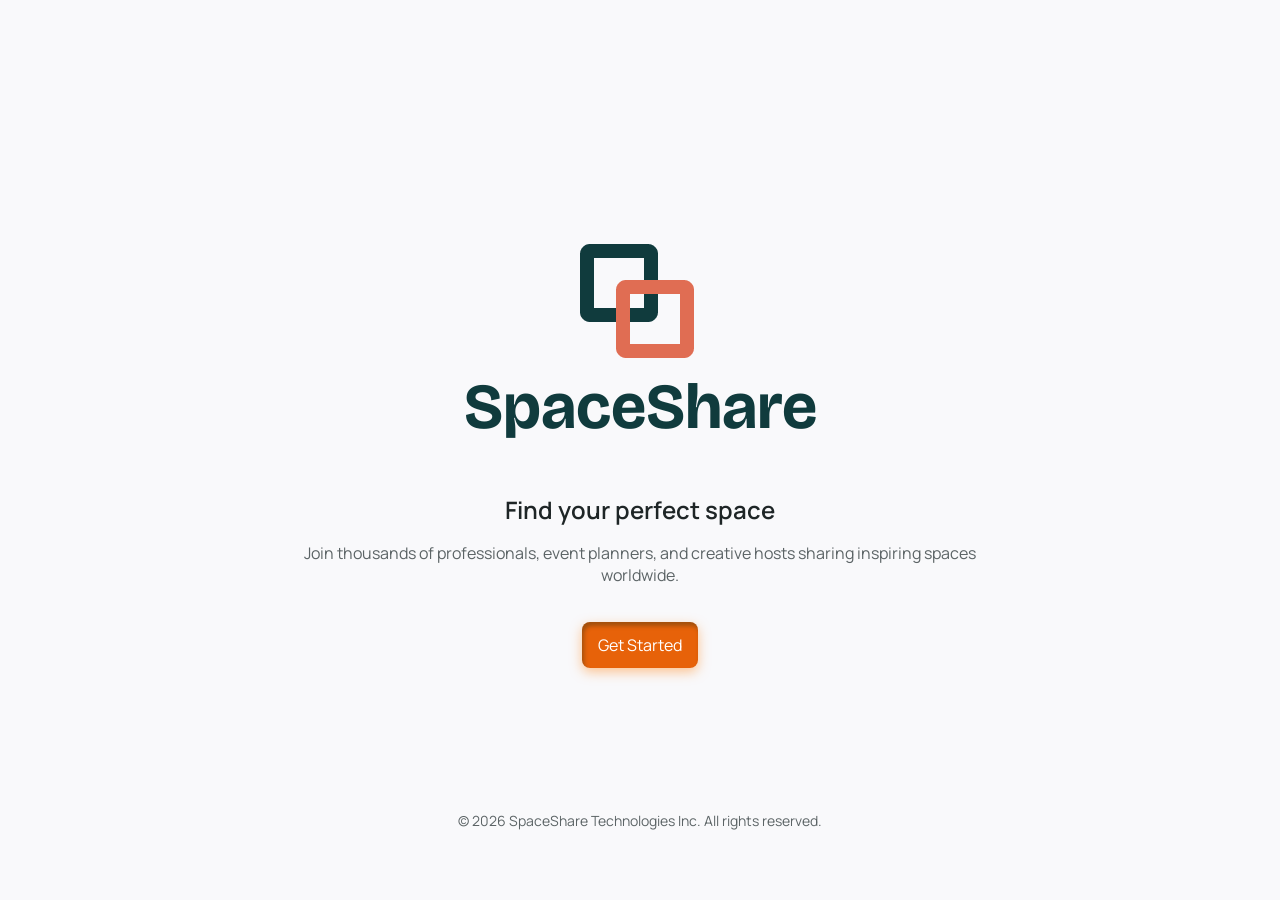
<file: index.html>
<!doctype html>
<html lang="en">
  <head>
    <meta charset="UTF-8" />
    <meta name="viewport" content="width=device-width, initial-scale=1.0" />
    <title>SpaceShare- Onboarding Welcome</title>
    <link rel="stylesheet" href="css/onboarding-welcome.css" />
    <link
      href="https://fonts.googleapis.com/css?family=Bricolage+Grotesque:200,300,regular,500,600,700,800"
      rel="stylesheet"
    />
    <link href="https://fonts.googleapis.com/css?family=Manrope:200,300,regular,500,600,700,800" rel="stylesheet" />
  </head>
  <body>
    <main>
      <div class="logo-text">
        <img src="Images-onboarding/SpaceShareLogo.png" alt="SpaceShareLogo" />
        <h1>SpaceShare</h1>
      </div>
      <div class="description-text">
        <p>Find your perfect space</p>
        <small
          >Join thousands of professionals, event planners, and creative hosts
          sharing inspiring spaces worldwide.</small
        >
      </div>
      <div class="button"><a href="onboarding-flow.html">Get Started</a></div>
    </main>
    
    <div class="copyright">© 2026 SpaceShare Technologies Inc. All rights reserved.</div>
  </body>
</html>
</file>
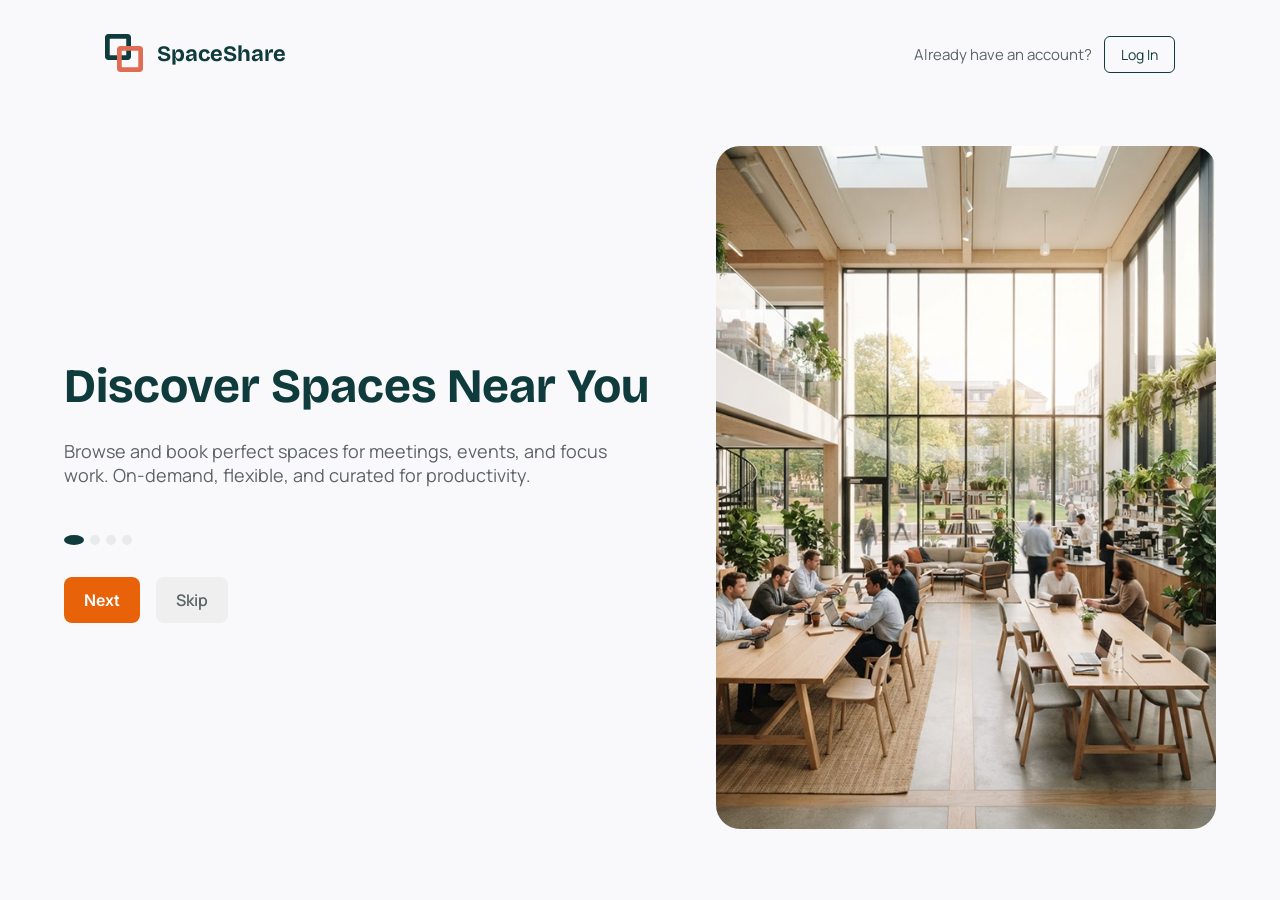
<file: onboarding-flow.html>
<!doctype html>
<html lang="en">
  <head>
    <meta charset="UTF-8" />
    <meta name="viewport" content="width=device-width, initial-scale=1.0" />
    <title>SpaceShare - Onboarding</title>
    <link
      href="https://fonts.googleapis.com/css?family=Manrope:200,300,regular,500,600,700,800"
      rel="stylesheet"
    />
    <link
      href="https://fonts.googleapis.com/css?family=Bricolage+Grotesque:200,300,regular,500,600,700,800"
      rel="stylesheet"
    />
    <link
      href="https://fonts.googleapis.com/css?family=Inter:100,200,300,regular,500,600,700,800,900,100italic,200italic,300italic,italic,500italic,600italic,700italic,800italic,900italic"
      rel="stylesheet"
    />
    <link rel="stylesheet" href="css/onboarding-flow.css" />
  </head>
  <body>
    <div class="overlay"></div>
    <nav>
      <div class="nav-container">
        <div class="logo">
          <img
            src="Images-onboarding/SpaceShareLogo.png"
            alt="SpaceShareLogo"
          />
          <p>SpaceShare</p>
        </div>
        <div class="nav-actions">
          <p>Already have an account?</p>
          <a href="login.html">Log In</a>
        </div>
      </div>
    </nav>
    <main>
      <div class="slide image-slide">
        <div class="slide-content">
          <div class="slide-text">
            <h1>Discover Spaces Near You</h1>
            <p>
              Browse and book perfect spaces for meetings, events, and focus
              work. On-demand, flexible, and curated for productivity.
            </p>
          </div>
          <div class="slide-actions">
            <div class="pagination p-y">
              <span class="active"></span>
              <span></span>
              <span></span>
              <span></span>
            </div>

            <div class="action-buttons">
              <button class="next">Next</button>
              <button class="skip">Skip</button>
            </div>
          </div>
        </div>
        <div class="slide-image">
          <img
            src="Images-onboarding/WorkspacePhoto.png"
            alt="WorkspacePhoto"
          />
        </div>
      </div>

      <div class="slide image-slide hidden">
        <div class="slide-content">
          <div class="slide-text">
            <h1>Monetize Your Space</h1>
            <p>
              List your unused meeting room, creative studio, or event venue and
              earn extra income seamlessly. Set your schedule, pricing, and
              rules.
            </p>
          </div>
          <div class="slide-actions">
            <div class="pagination p-y">
              <span></span>
              <span class="active"></span>
              <span></span>
              <span></span>
            </div>

            <div class="action-buttons">
              <button class="next">Next</button>
              <button class="skip">Skip</button>
            </div>
          </div>
        </div>
        <div class="slide-image">
          <img src="Images-onboarding/HostEarnPhoto.png" alt="WorkspacePhoto" />
        </div>
      </div>

      <div class="slide card-slide hidden">
        <div class="headline-container">
          <h1>Simple & Seamless</h1>
          <p>
            Getting started with SpaceShare is easy. Whether you are searching
            for your next office setup or unlocking rent value.
          </p>
        </div>
        <div class="feature-grid">
          <div class="card">
            <div class="card-header">
              <img src="Images-onboarding/IconBadge.png" alt="IconBadge" />
              <p>01</p>
            </div>
            <div class="card-body">
              <h3>Search</h3>
              <p>
                Find and filter unique workspace, creative studios, or meeting
                rooms matching your exact location and equipment needs.
              </p>
            </div>
          </div>
          <div class="card">
            <div class="card-header">
              <img src="Images-onboarding/IconBadge2.png" alt="IconBadge" />
              <p>02</p>
            </div>
            <div class="card-body">
              <h3>Book</h3>
              <p>
                Instantly secure the space with secure, transparent hour-by-hour
                or day-by-day bookings and seamless digital payments.
              </p>
            </div>
          </div>
          <div class="card">
            <div class="card-header">
              <img src="Images-onboarding/IconBadge3.png" alt="IconBadge" />
              <p>03</p>
            </div>
            <div class="card-body">
              <h3>Meet</h3>
              <p>
                Unlock the door via app keys, settle in with high-speed
                internet, and get to work or host your stellar event.
              </p>
            </div>
          </div>
        </div>

        <div class="slide-footer">
          <div class="pagination">
            <span></span>
            <span></span>
            <span class="active"></span>
            <span></span>
          </div>
          <div class="action-buttons">
            <button class="next">Next</button>
          </div>
        </div>
      </div>

      <div class="slide card-slide hidden">
        <div class="headline-container">
          <h1>How will you use SpaceShare?</h1>
          <p>
            Select your primary role. Don't worry — you can easily host and book
            under the same account later.
          </p>
        </div>
        <div class="role-grid">
          <div class="card selected">
            <div class="card-header">
              <img src="Images-onboarding/IconBadge.png" alt="IconBadge" />
              <div class="select"></div>
            </div>
            <div class="card-body">
              <h3>I'm looking for a space</h3>
              <p>
                Find inspiring on-demand desks, corporate meeting rooms,
                photography studios, or scenic event venues.
              </p>
            </div>
          </div>

          <div class="card">
            <div class="card-header">
              <img src="Images-onboarding/IconBadge3.png" alt="IconBadge" />
              <div class="select"></div>
            </div>
            <div class="card-body">
              <h3>I want to list my space</h3>
              <p>
                Share your empty commercial office, private studio, or home
                meeting lounge and start earning.
              </p>
            </div>
          </div>
        </div>
        <div class="slide-footer">
          <div class="pagination">
            <span></span>
            <span></span>
            <span></span>
            <span class="active"></span>
          </div>
          <div class="action-buttons">
            <button class="continue">Continue</button>
          </div>
        </div>
      </div>
    </main>

    <script src="js/onboarding.js"></script>
  </body>
</html>
</file>
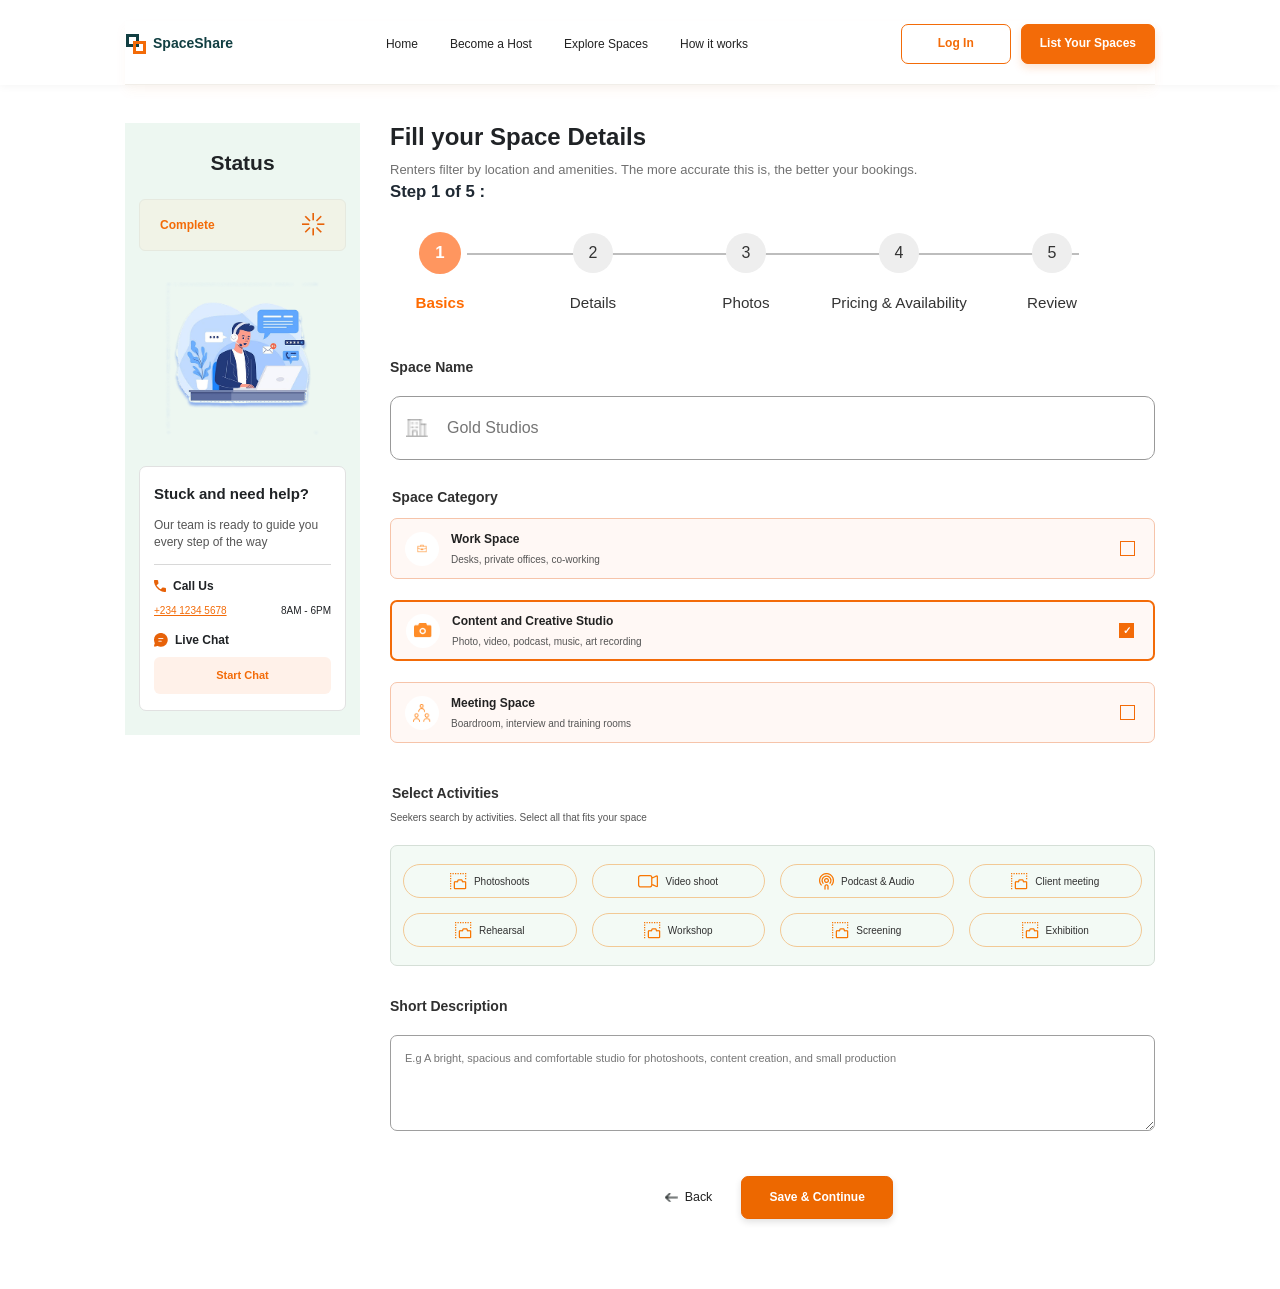
<file: pages/list-space-basics.html>
<!DOCTYPE html>
<html lang="en">
<head>
    <meta charset="UTF-8">
    <meta name="viewport" content="width=device-width, initial-scale=1.0">

    <title>List Your Space | SpaceShare</title>

    <link rel="stylesheet" href="../css/global.css">
    <link rel="stylesheet" href="../css/features/list-space-basics.css">
</head>

<body>

    <header class="site-header listing-header">
        <div class="header-inner">

            <a href="../index.html" class="brand" aria-label="SpaceShare home">
                <span class="brand-mark" aria-hidden="true">
                    <span class="brand-square brand-square-dark"></span>
                    <span class="brand-square brand-square-orange"></span>
                </span>

                <span class="brand-name">SpaceShare</span>
            </a>

            <nav class="main-nav" aria-label="Main navigation">
                <a href="../index.html">Home</a>
                <a href="#">Become a Host</a>
                <a href="#">Explore Spaces</a>
                <a href="#">How it works</a>
            </nav>

            <div class="header-actions">
                <a href="#" class="btn btn-outline">Log In</a>
                <a href="#" class="btn btn-primary">List Your Spaces</a>
            </div>

        </div>
    </header>


    <main class="listing-page">

        <aside class="status-sidebar">

            <h2>Status</h2>

            <div class="status-badge">
                <span>Complete</span>

                <img
                    src="../assets/images/vectors/Vector-star.png"
                    alt="Star icon"
                >
            </div>

            <div class="support-illustration">
                <img
                    src="../assets/images/image 85@3x.png"
                    alt=""
                >
            </div>

            <div class="help-card">

                <h3>Stuck and need help?</h3>

                <p>
                    Our team is ready to guide you
                    every step of the way
                </p>

                <div class="help-divider"></div>

                <div class="contact-row">
                    <img
                    src="../assets/images/vectors/Vector-phone.png"
                    alt=""
                    >
                    <strong>Call Us</strong>
                </div>

                <div class="contact-details">
                    <a href="tel:+23412345678">+234 1234 5678</a>
                    <span>8AM - 6PM</span>
                </div>

                <div class="contact-row live-chat">
                    <img
                    src="../assets/images/vectors/Vector-chat.png"
                    alt=""
                    >
                    <strong>Live Chat</strong>
                </div>

                <button
                    type="button"
                    class="chat-button"
                    id="chat-button"
                >
                    Start Chat
                </button>

            </div>

        </aside>


        <section class="listing-content">

            <div class="page-heading">
                <h1>Fill your Space Details</h1>

                <p>
                    Renters filter by location and amenities.
                    The more accurate this is, the better your bookings.
                </p>
            </div>


            <div class="listing-progress">

                <p class="step-count">Step 1 of 5 :</p>

                <div class="progress-track">

                    <div class="progress-line"></div>

                    <div class="progress-step active">
                        <span class="step-number">1</span>
                        <span class="step-label">Basics</span>
                    </div>

                    <div class="progress-step">
                        <span class="step-number">2</span>
                        <span class="step-label">Details</span>
                    </div>

                    <div class="progress-step">
                        <span class="step-number">3</span>
                        <span class="step-label">Photos</span>
                    </div>

                    <div class="progress-step">
                        <span class="step-number">4</span>
                        <span class="step-label">Pricing &amp; Availability</span>
                    </div>

                    <div class="progress-step">
                        <span class="step-number">5</span>
                        <span class="step-label">Review</span>
                    </div>

                </div>

            </div>

            <form id="list-space-basics-form">

                <div class="form-group">
                    <label for="space-name">Space Name</label>

                    <div class="input-with-icon">
                        <img
                            src="../assets/images/vectors/Vector-studios.png"
                            alt=""
                            class="input-icon"
                        >

                        <input
                            type="text"
                            id="space-name"
                            name="space-name"
                            placeholder="Gold Studios"
                            aria-describedby="space-name-error"
                        >

                    </div>

                    <p id="space-name-error" class="form-error" aria-live="polite" hidden></p>

                </div>


                <fieldset class="form-group category-group" tabindex="-1" aria-describedby="category-error">

                    <legend>Space Category</legend>

                    <button
                        type="button"
                        class="category-option"
                        data-category="work-space"
                        aria-pressed="false"
                    >
                        <span class="category-icon" aria-hidden="true">
                            <img
                                src="../assets/images/Frame 66-case.png"
                                alt=""
                            >
                        </span>

                        <span class="category-text">
                            <strong>Work Space</strong>
                            <small>
                                Desks, private offices, co-working
                            </small>
                        </span>

                        <span class="selection-box"></span>
                    </button>


                    <button
                        type="button"
                        class="category-option selected"
                        data-category="creative-studio"
                        aria-pressed="true"
                    >
                        <span class="category-icon" aria-hidden="true">
                            <img
                                src="../assets/images/vectors/Vector-camera.png"
                                alt=""
                            >
                        </span>

                        <span class="category-text">
                            <strong>Content and Creative Studio</strong>
                            <small>
                                Photo, video, podcast, music, art recording
                            </small>
                        </span>

                        <span class="selection-box">
                            ✓
                        </span>
                    </button>


                    <button
                        type="button"
                        class="category-option"
                        data-category="meeting-space"
                        aria-pressed="false"
                    >
                        <span class="category-icon" aria-hidden="true">
                            <img
                                src="../assets/images/vectors/Vector-people.png"
                                alt=""
                            >
                        </span>

                        <span class="category-text">
                            <strong>Meeting Space</strong>
                            <small>
                                Boardroom, interview and training rooms
                            </small>
                        </span>

                        <span class="selection-box"></span>
                    </button>

                    <p id="category-error" class="form-error" aria-live="polite" hidden></p>

                </fieldset>

                <fieldset class="form-group activities-group">

                    <legend>Select Activities</legend>

                    <p class="field-description">
                        Seekers search by activities. Select all that fits your space
                    </p>

                    <div class="activities-grid">

                        <button
                            type="button"
                            class="activity-option"
                            data-activity="photoshoots"
                            aria-pressed="false"
                        >
                            <span aria-hidden="true">
                                <img
                                    src="../assets/images/vectors/Vector-photoshoots.png"
                                    alt=""
                                >
                            </span>
                            Photoshoots
                        </button>

                        <button
                            type="button"
                            class="activity-option"
                            data-activity="video-shoot"
                            aria-pressed="false"
                        >
                            <span aria-hidden="true">
                                <img
                                    src="../assets/images/vectors/Vector-video.png"
                                    alt=""
                                >
                            </span>
                            Video shoot
                        </button>

                        <button
                            type="button"
                            class="activity-option"
                            data-activity="podcast-audio"
                            aria-pressed="false"
                        >
                            <span aria-hidden="true">
                                <img
                                    src="../assets/images/vectors/Vector-podcast.png"
                                    alt=""
                                >
                            </span>
                            Podcast &amp; Audio
                        </button>

                        <button
                            type="button"
                            class="activity-option"
                            data-activity="client-meeting"
                            aria-pressed="false"
                        >
                            <span aria-hidden="true">
                                <img
                                    src="../assets/images/vectors/Vector-photoshoots.png"
                                    alt=""
                                >
                            </span>
                            Client meeting
                        </button>

                        <button
                            type="button"
                            class="activity-option"
                            data-activity="rehearsal"
                            aria-pressed="false"
                        >
                            <span aria-hidden="true">
                                <img
                                    src="../assets/images/vectors/Vector-photoshoots.png"
                                    alt=""
                                >
                            </span>
                            Rehearsal
                        </button>

                        <button
                            type="button"
                            class="activity-option"
                            data-activity="workshop"
                            aria-pressed="false"
                        >
                            <span aria-hidden="true">
                                <img
                                    src="../assets/images/vectors/Vector-photoshoots.png"
                                    alt=""
                                >
                            </span>
                            Workshop
                        </button>

                        <button
                            type="button"
                            class="activity-option"
                            data-activity="screening"
                            aria-pressed="false"
                        >
                            <span aria-hidden="true">
                                <img
                                    src="../assets/images/vectors/Vector-photoshoots.png"
                                    alt=""
                                >
                            </span>
                            Screening
                        </button>

                        <button
                            type="button"
                            class="activity-option"
                            data-activity="exhibition"
                            aria-pressed="false"
                        >
                            <span aria-hidden="true">
                                <img
                                    src="../assets/images/vectors/Vector-photoshoots.png"
                                    alt=""
                                >
                            </span>
                            Exhibition
                        </button>

                    </div>

                </fieldset>


                <div class="form-group description-group">

                    <label for="space-description">
                        Short Description
                    </label>

                    <textarea
                        id="space-description"
                        name="description"
                        rows="4"
                        aria-describedby="description-error"
                        placeholder="E.g A bright, spacious and comfortable studio for photoshoots, content creation, and small production"
                    ></textarea>

                    <p
                        id="description-error"
                        class="form-error"
                        aria-live="polite"
                        hidden
                    ></p>

                </div>


                <div class="form-actions">

                    <button
                        type="button"
                        class="back-button"
                        id="back-button"
                    >
                        <span aria-hidden="true">
                            <img
                                src="../assets/images/icons/Icon.png"
                                alt=""
                            >
                        </span>
                        Back

                    </button>

                    <button
                        type="submit"
                        class="save-button"
                    >
                        Save &amp; Continue
                    </button>

                </div>

            </form>

        </section>

    </main>


    <script src="../js/features/list-space-basics.js"></script>

</body>
</html>
</file>
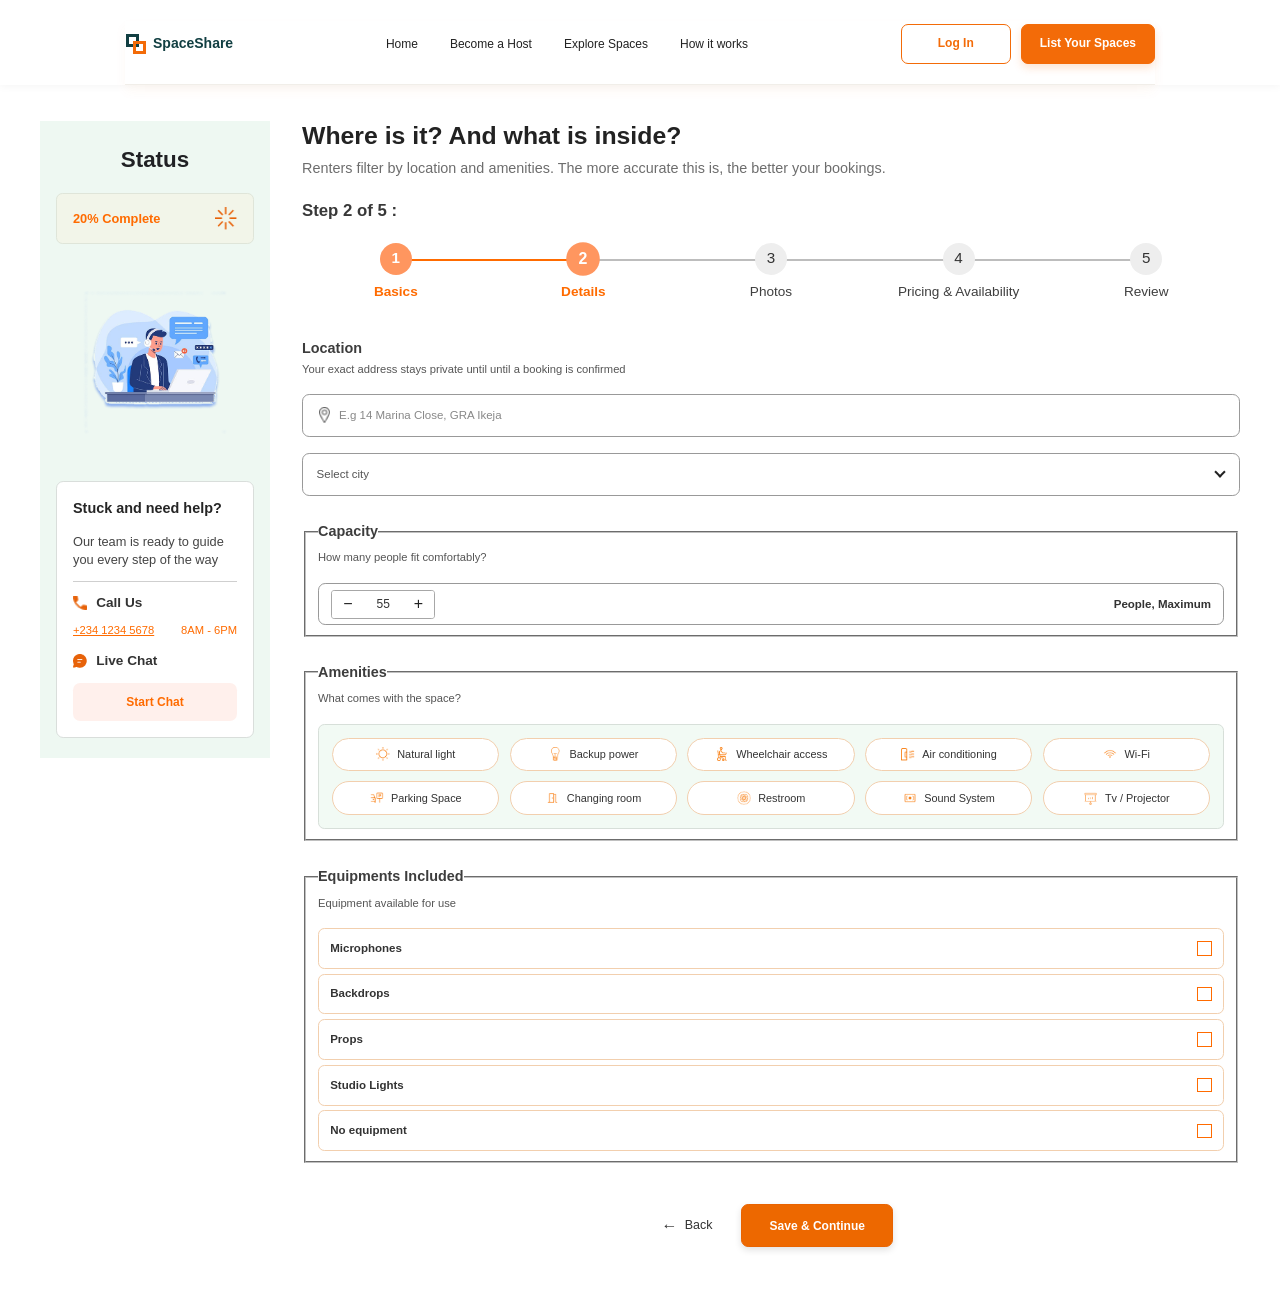
<file: pages/list-space-details.html>
<!DOCTYPE html>
<html lang="en">

<head>
    <meta charset="UTF-8">
    <meta name="viewport" content="width=device-width, initial-scale=1.0">

    <title>List Your Space | SpaceShare</title>

    <link rel="stylesheet" href="../css/global.css">
    <link rel="stylesheet" href="../css/features/list-space-details.css">
</head>

<body>


    <header class="site-header listing-header">
        <div class="header-inner">
            <a href="../index.html" class="brand" aria-label="SpaceShare home">
                <span class="brand-mark" aria-hidden="true">
                    <span class="brand-square brand-square-dark"></span>
                    <span class="brand-square brand-square-orange"></span>
                </span>
                <span class="brand-name">SpaceShare</span>
            </a>
            <nav class="main-nav" aria-label="Main navigation">
                <a href="../index.html">Home</a>
                <a href="#">Become a Host</a>
                <a href="#">Explore Spaces</a>
                <a href="#">How it works</a>
            </nav>
            <div class="header-actions">
                <a href="#" class="btn btn-outline">Log In</a>
                <a href="#" class="btn btn-primary">List Your Spaces</a>
            </div>
        </div>
    </header>



    <main class="listing-page">



        <aside class="status-sidebar">

            <h2>
                Status
            </h2>


            <div class="status-badge">

                <span>
                    20% Complete
                </span>

                <img
                    src="../assets/images/vectors/Vector-star.png"
                    alt=""
                    aria-hidden="true"
                >

            </div>


            <div class="support-illustration">

                <img
                    src="../assets/images/image 85@3x.png"
                    alt="Customer support illustration"
                >

            </div>


            <div class="help-card">

                <h3>
                    Stuck and need help?
                </h3>

                <p>
                    Our team is ready to guide you
                    every step of the way
                </p>


                <div class="help-divider"></div>


                <div class="contact-row">

                    <img
                        src="../assets/images/vectors/Vector-phone.png"
                        alt=""
                        aria-hidden="true"
                    >

                    <strong>
                        Call Us
                    </strong>

                </div>


                <div class="contact-details">

                    <a href="tel:+23412345678">
                        +234 1234 5678
                    </a>

                    <span>
                        8AM - 6PM
                    </span>

                </div>


                <div class="contact-row live-chat">

                    <img
                        src="../assets/images/vectors/Vector-chat.png"
                        alt=""
                        aria-hidden="true"
                    >

                    <strong>
                        Live Chat
                    </strong>

                </div>


                <button
                    type="button"
                    class="chat-button"
                    id="chat-button"
                >
                    Start Chat
                </button>

            </div>

        </aside>



        <section class="listing-content">



            <div class="page-heading">

                <h1>
                    Where is it? And what is inside?
                </h1>

                <p>
                    Renters filter by location and amenities.
                    The more accurate this is, the better your bookings.
                </p>

            </div>



            <div class="listing-progress">

                <p class="step-count">
                    Step 2 of 5 :
                </p>


                <div class="progress-track">

                    <div class="progress-line"></div>


                    <div class="progress-step completed">

                        <span class="step-number">
                            1
                        </span>

                        <span class="step-label">
                            Basics
                        </span>

                    </div>


                    <div class="progress-step active">

                        <span class="step-number">
                            2
                        </span>

                        <span class="step-label">
                            Details
                        </span>

                    </div>


                    <div class="progress-step">

                        <span class="step-number">
                            3
                        </span>

                        <span class="step-label">
                            Photos
                        </span>

                    </div>


                    <div class="progress-step">

                        <span class="step-number">
                            4
                        </span>

                        <span class="step-label">
                            Pricing &amp; Availability
                        </span>

                    </div>


                    <div class="progress-step">

                        <span class="step-number">
                            5
                        </span>

                        <span class="step-label">
                            Review
                        </span>

                    </div>

                </div>

            </div>


            <form id="list-space-details-form">



                <fieldset class="form-group listing-form-group">

                    <legend>
                        Location
                    </legend>

                    <p class="field-description">
                        Your exact address stays private until until a booking is confirmed
                    </p>



                    <div class="input-with-icon">

                        <label
                            for="space-address"
                            class="visually-hidden"
                        >
                            Street address
                        </label>

                        <span
                            class="input-icon"
                            aria-hidden="true"
                        >
                            <img
                                src="../assets/images/vectors2/location.png"
                                alt=""
                            >
                        </span>

                        <input
                            type="text"
                            id="space-address"
                            name="spaceAddress"
                            placeholder="E.g 14 Marina Close, GRA Ikeja"
                            autocomplete="street-address"
                            aria-describedby="space-address-error"
                        >

                    </div>

                    <p id="space-address-error" class="form-error" aria-live="polite" hidden></p>


                    <div class="select-wrapper">

                        <label
                            for="space-city"
                            class="visually-hidden"
                        >
                            City
                        </label>

                        <select
                            id="space-city"
                            name="spaceCity"
                            aria-describedby="space-city-error"
                        >
                            <option value="">
                                Select city
                            </option>

                            <option value="lagos">
                                Lagos
                            </option>

                            <option value="abuja">
                                Abuja
                            </option>

                            <option value="port-harcourt">
                                Port Harcourt
                            </option>

                            <option value="ibadan">
                                Ibadan
                            </option>

                        </select>

                    </div>

                    <p id="space-city-error" class="form-error" aria-live="polite" hidden></p>

                </fieldset>




                <fieldset class="form-group capacity-group">

                    <legend>
                        Capacity
                    </legend>

                    <p class="field-description">
                        How many people fit comfortably?
                    </p>


                    <div class="capacity-control">


                        <div class="capacity-counter">

                            <button
                                type="button"
                                id="capacity-decrease"
                                class="capacity-button"
                                aria-label="Decrease capacity"
                            >
                                −
                            </button>


                            <output
                                id="capacity-value"
                                class="capacity-value"
                                for="capacity-decrease capacity-increase"
                            >
                                55
                            </output>


                            <button
                                type="button"
                                id="capacity-increase"
                                class="capacity-button"
                                aria-label="Increase capacity"
                            >
                                +
                            </button>

                        </div>


                        <span class="capacity-label">
                            People, Maximum
                        </span>

                    </div>

                </fieldset>



                <fieldset class="form-group amenities-group">

                    <legend>
                        Amenities
                    </legend>

                    <p class="field-description">
                        What comes with the space?
                    </p>


                    <div class="amenities-grid">



                        <button
                            type="button"
                            class="amenity-option"
                            data-amenity="natural-light"
                            aria-pressed="false"
                        >
                            <img
                                src="../assets/images/vectors2/Vector-sunlight.png"
                                alt=""
                                aria-hidden="true"
                            >

                            <span>
                                Natural light
                            </span>
                        </button>


                        <button
                            type="button"
                            class="amenity-option"
                            data-amenity="backup-power"
                            aria-pressed="false"
                        >
                            <img
                                src="../assets/images/vectors2/Vector-bulb.png"
                                alt=""
                                aria-hidden="true"
                            >

                            <span>
                                Backup power
                            </span>
                        </button>



                        <button
                            type="button"
                            class="amenity-option"
                            data-amenity="wheelchair-access"
                            aria-pressed="false"
                        >
                            <img
                                src="../assets/images/vectors2/Vector-wheel-chair.png"
                                alt=""
                                aria-hidden="true"
                            >

                            <span>
                                Wheelchair access
                            </span>
                        </button>



                        <button
                            type="button"
                            class="amenity-option"
                            data-amenity="air-conditioning"
                            aria-pressed="false"
                        >
                            <img
                                src="../assets/images/vectors2/Vector-air-conditioning.png"
                                alt=""
                                aria-hidden="true"
                            >

                            <span>
                                Air conditioning
                            </span>
                        </button>


                        <button
                            type="button"
                            class="amenity-option"
                            data-amenity="wifi"
                            aria-pressed="false"
                        >
                            <img
                                src="../assets/images/vectors2/circum_wifi-on.png"
                                alt=""
                                aria-hidden="true"
                            >

                            <span>
                                Wi-Fi
                            </span>
                        </button>


                        <button
                            type="button"
                            class="amenity-option"
                            data-amenity="parking"
                            aria-pressed="false"
                        >
                            <img
                                src="../assets/images/vectors2/parking.png"
                                alt=""
                                aria-hidden="true"
                            >

                            <span>
                                Parking Space
                            </span>
                        </button>



                        <button
                            type="button"
                            class="amenity-option"
                            data-amenity="changing-room"
                            aria-pressed="false"
                        >
                            <img
                                src="../assets/images/vectors2/room.png"
                                alt=""
                                aria-hidden="true"
                            >

                            <span>
                                Changing room
                            </span>
                        </button>



                        <button
                            type="button"
                            class="amenity-option"
                            data-amenity="restroom"
                            aria-pressed="false"
                        >
                            <img
                                src="../assets/images/vectors2/restroom.png"
                                alt=""
                                aria-hidden="true"
                            >

                            <span>
                                Restroom
                            </span>
                        </button>


                        <button
                            type="button"
                            class="amenity-option"
                            data-amenity="sound-system"
                            aria-pressed="false"
                        >
                            <img
                                src="../assets/images/vectors2/sound.png"
                                alt=""
                                aria-hidden="true"
                            >

                            <span>
                                Sound System
                            </span>
                        </button>


                        <button
                            type="button"
                            class="amenity-option"
                            data-amenity="tv-projector"
                            aria-pressed="false"
                        >
                            <img
                                src="../assets/images/vectors2/projector.png"
                                alt=""
                                aria-hidden="true"
                            >

                            <span>
                                Tv / Projector
                            </span>
                        </button>

                    </div>

                </fieldset>



                <fieldset class="form-group equipment-group">

                    <legend>
                        Equipments Included
                    </legend>

                    <p class="field-description">
                        Equipment available for use
                    </p>


                    <div class="equipment-list">


                        <button
                            type="button"
                            class="equipment-option"
                            data-equipment="microphones"
                            aria-pressed="false"
                        >
                            <span>
                                Microphones
                            </span>

                            <span
                                class="selection-box"
                                aria-hidden="true"
                            ></span>
                        </button>


                        <button
                            type="button"
                            class="equipment-option"
                            data-equipment="backdrops"
                            aria-pressed="false"
                        >
                            <span>
                                Backdrops
                            </span>

                            <span
                                class="selection-box"
                                aria-hidden="true"
                            ></span>
                        </button>


                        <button
                            type="button"
                            class="equipment-option"
                            data-equipment="props"
                            aria-pressed="false"
                        >
                            <span>
                                Props
                            </span>

                            <span
                                class="selection-box"
                                aria-hidden="true"
                            ></span>
                        </button>


                        <button
                            type="button"
                            class="equipment-option"
                            data-equipment="studio-lights"
                            aria-pressed="false"
                        >
                            <span>
                                Studio Lights
                            </span>

                            <span
                                class="selection-box"
                                aria-hidden="true"
                            ></span>
                        </button>


                        <button
                            type="button"
                            class="equipment-option"
                            data-equipment="none"
                            aria-pressed="false"
                        >
                            <span>
                                No equipment
                            </span>

                            <span
                                class="selection-box"
                                aria-hidden="true"
                            ></span>
                        </button>

                    </div>

                </fieldset>




                <div class="form-actions">

                    <button
                        type="button"
                        class="back-button"
                        id="back-button"
                    >
                        <span aria-hidden="true">
                            ←
                        </span>

                        Back
                    </button>


                    <button
                        type="submit"
                        class="continue-button"
                    >
                        Save &amp; Continue
                    </button>

                </div>

            </form>

        </section>

    </main>



    <script src="../js/features/list-space-details.js"></script>

</body>

</html>
</file>
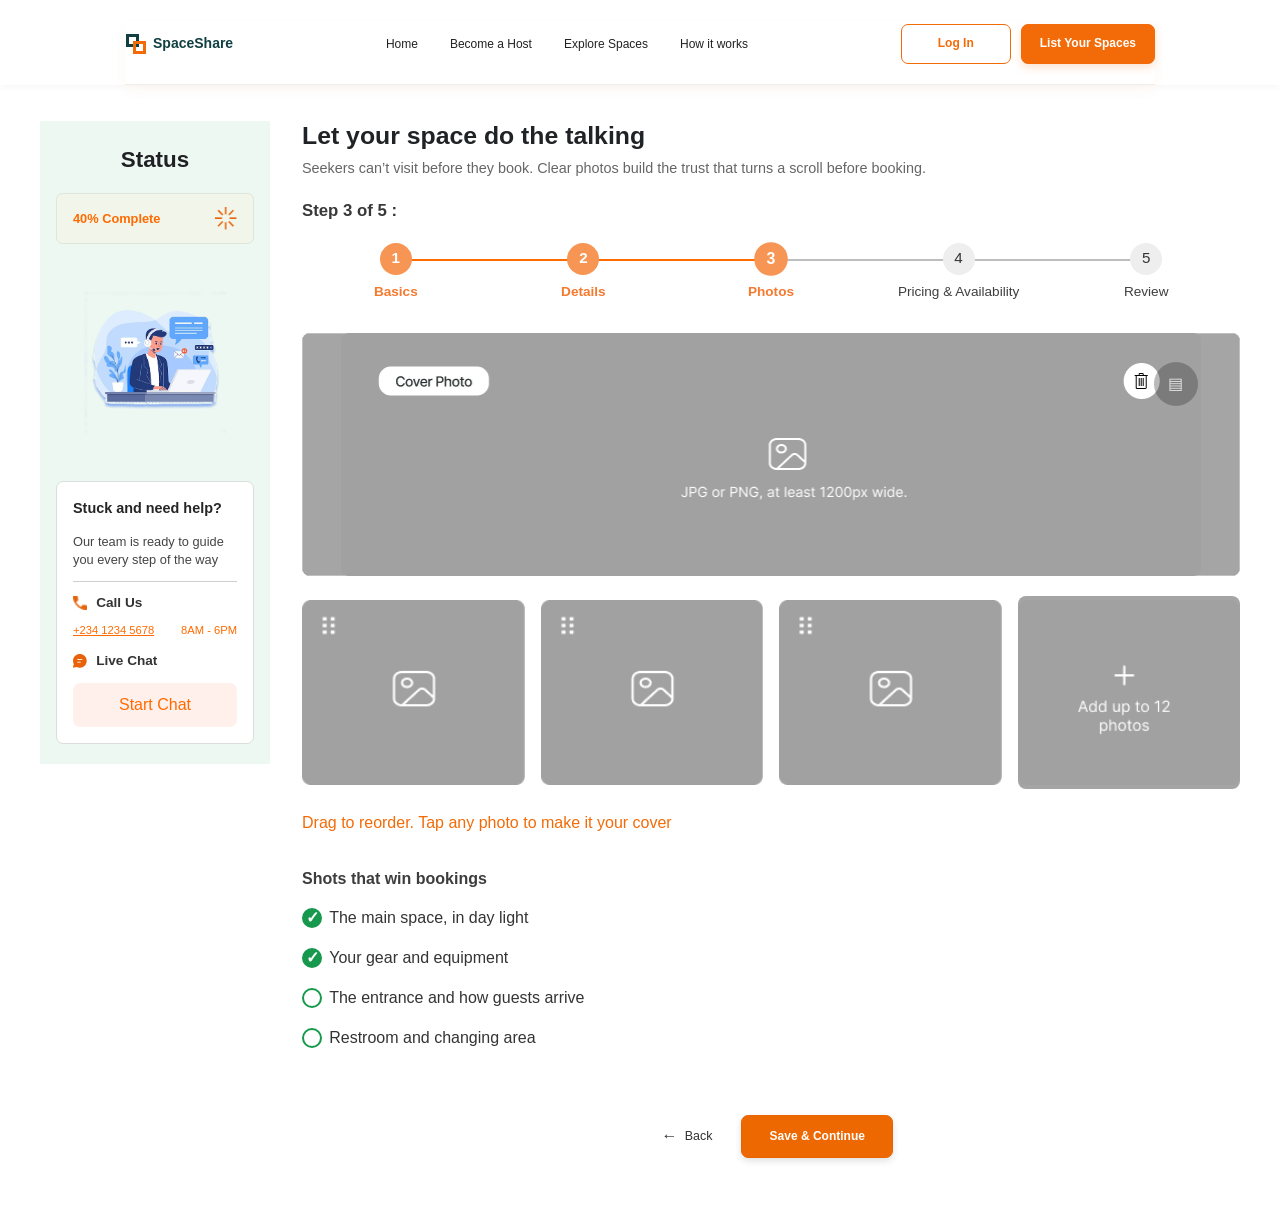
<file: pages/list-space-photos.html>
<!DOCTYPE html>
<html lang="en">
<head>
    <meta charset="UTF-8">
    <meta name="viewport" content="width=device-width, initial-scale=1.0">
    <title>List Your Space | SpaceShare</title>
    <link rel="stylesheet" href="../css/global.css">
    <link rel="stylesheet" href="../css/features/list-space-details.css">
    <link rel="stylesheet" href="../css/features/list-space-photos.css">
</head>
<body>
    <header class="site-header listing-header">
        <div class="header-inner">
            <a href="../index.html" class="brand" aria-label="SpaceShare home">
                <span class="brand-mark" aria-hidden="true">
                    <span class="brand-square brand-square-dark"></span>
                    <span class="brand-square brand-square-orange"></span>
                </span>
                <span class="brand-name">SpaceShare</span>
            </a>
            <nav class="main-nav" aria-label="Main navigation">
                <a href="../index.html">Home</a>
                <a href="#">Become a Host</a>
                <a href="#">Explore Spaces</a>
                <a href="#">How it works</a>
            </nav>
            <div class="header-actions">
                <a href="#" class="btn btn-outline">Log In</a>
                <a href="#" class="btn btn-primary">List Your Spaces</a>
            </div>
        </div>
    </header>
    <main class="listing-page photos-page">
        <aside class="status-sidebar">
            <h2>Status</h2>
            <div class="status-badge"><span>40% Complete</span><img src="../assets/images/vectors/Vector-star.png" alt="" aria-hidden="true"></div>
            <div class="support-illustration"><img src="../assets/images/image 85@3x.png" alt=""></div>
            <section class="help-card" aria-labelledby="help-title">
                <h3 id="help-title">Stuck and need help?</h3>
                <p>Our team is ready to guide you every step of the way</p>
                <div class="help-divider"></div>
                <div class="contact-row"><img src="../assets/images/vectors/Vector-phone.png" alt="" aria-hidden="true"><strong>Call Us</strong></div>
                <div class="contact-details"><a href="tel:+23412345678">+234 1234 5678</a><span>8AM - 6PM</span></div>
                <div class="contact-row live-chat"><img src="../assets/images/vectors/Vector-chat.png" alt="" aria-hidden="true"><strong>Live Chat</strong></div>
                <button type="button" class="chat-button" id="chat-button">Start Chat</button>
            </section>
        </aside>
        <section class="listing-content" aria-labelledby="page-title">
            <div class="page-heading">
                <h1 id="page-title">Let your space do the talking</h1>
                <p>Seekers can’t visit before they book. Clear photos build the trust that turns a scroll before booking.</p>
            </div>
            <section class="listing-progress" aria-label="Listing progress">
                <p class="step-count">Step 3 of 5 :</p>
                <div class="progress-track" aria-label="Step 3 of 5">
                    <div class="progress-line"></div>
                    <div class="progress-step completed"><span class="step-number">1</span><span class="step-label">Basics</span></div>
                    <div class="progress-step completed"><span class="step-number">2</span><span class="step-label">Details</span></div>
                    <div class="progress-step active" aria-current="step"><span class="step-number">3</span><span class="step-label">Photos</span></div>
                    <div class="progress-step"><span class="step-number">4</span><span class="step-label">Pricing &amp; Availability</span></div>
                    <div class="progress-step"><span class="step-number">5</span><span class="step-label">Review</span></div>
                </div>
            </section>
            <form id="list-space-photos-form" novalidate>
                <section class="photo-upload-section" aria-label="Space photos">
                    <div class="cover-photo" id="cover-photo">
                        <img class="cover-preview" id="cover-preview" alt="" hidden>
                        <span class="cover-badge" id="cover-badge" hidden>Cover Photo</span>
                        <button class="delete-cover" id="delete-cover" type="button" aria-label="Delete cover photo" title="Delete cover photo" disabled><span aria-hidden="true">▤</span></button>
                        <label class="cover-empty" id="cover-empty" for="photo-input">
                            <img src="../assets/images/vectors3/cover.png" alt="" aria-hidden="true">
                        </label>
                        <p class="cover-filename" id="cover-filename" hidden></p>
                    </div>
                    <div class="photo-grid" id="photo-grid" aria-label="Selected photos"></div>
                    <p class="photo-guidance">Drag to reorder. Tap any photo to make it your cover</p>
                    <label class="visually-hidden" for="photo-input">Choose JPG or PNG photos (maximum 12)</label>
                    <input class="visually-hidden" id="photo-input" name="photos" type="file" accept="image/jpeg,image/png" multiple aria-describedby="photo-help photo-message">
                    <p class="visually-hidden" id="photo-help">Select JPEG or PNG images at least 1200 pixels wide. You can select up to 12 photos.</p>
                    <p class="photo-message" id="photo-message" role="status" aria-live="polite"></p>
                </section>
                <section class="shots-checklist" aria-labelledby="shots-title">
                    <h2 id="shots-title">Shots that win bookings</h2>
                    <ul>
                        <li><button type="button" class="checklist-item is-checked" aria-pressed="true"><span class="checkmark" aria-hidden="true">✓</span><span>The main space, in day light</span></button></li>
                        <li><button type="button" class="checklist-item is-checked" aria-pressed="true"><span class="checkmark" aria-hidden="true">✓</span><span>Your gear and equipment</span></button></li>
                        <li><button type="button" class="checklist-item" aria-pressed="false"><span class="checkmark" aria-hidden="true"></span><span>The entrance and how guests arrive</span></button></li>
                        <li><button type="button" class="checklist-item" aria-pressed="false"><span class="checkmark" aria-hidden="true"></span><span>Restroom and changing area</span></button></li>
                    </ul>
                </section>
                <div class="form-actions">
                    <button type="button" class="back-button" id="back-button"><span aria-hidden="true">←</span>Back</button>
                    <button type="submit" class="continue-button">Save &amp; Continue</button>
                </div>
                <p class="save-message" id="save-message" role="status" aria-live="polite"></p>
            </form>
        </section>
    </main>
    <script src="../js/features/list-space-photos.js"></script>
</body>
</html>
</file>
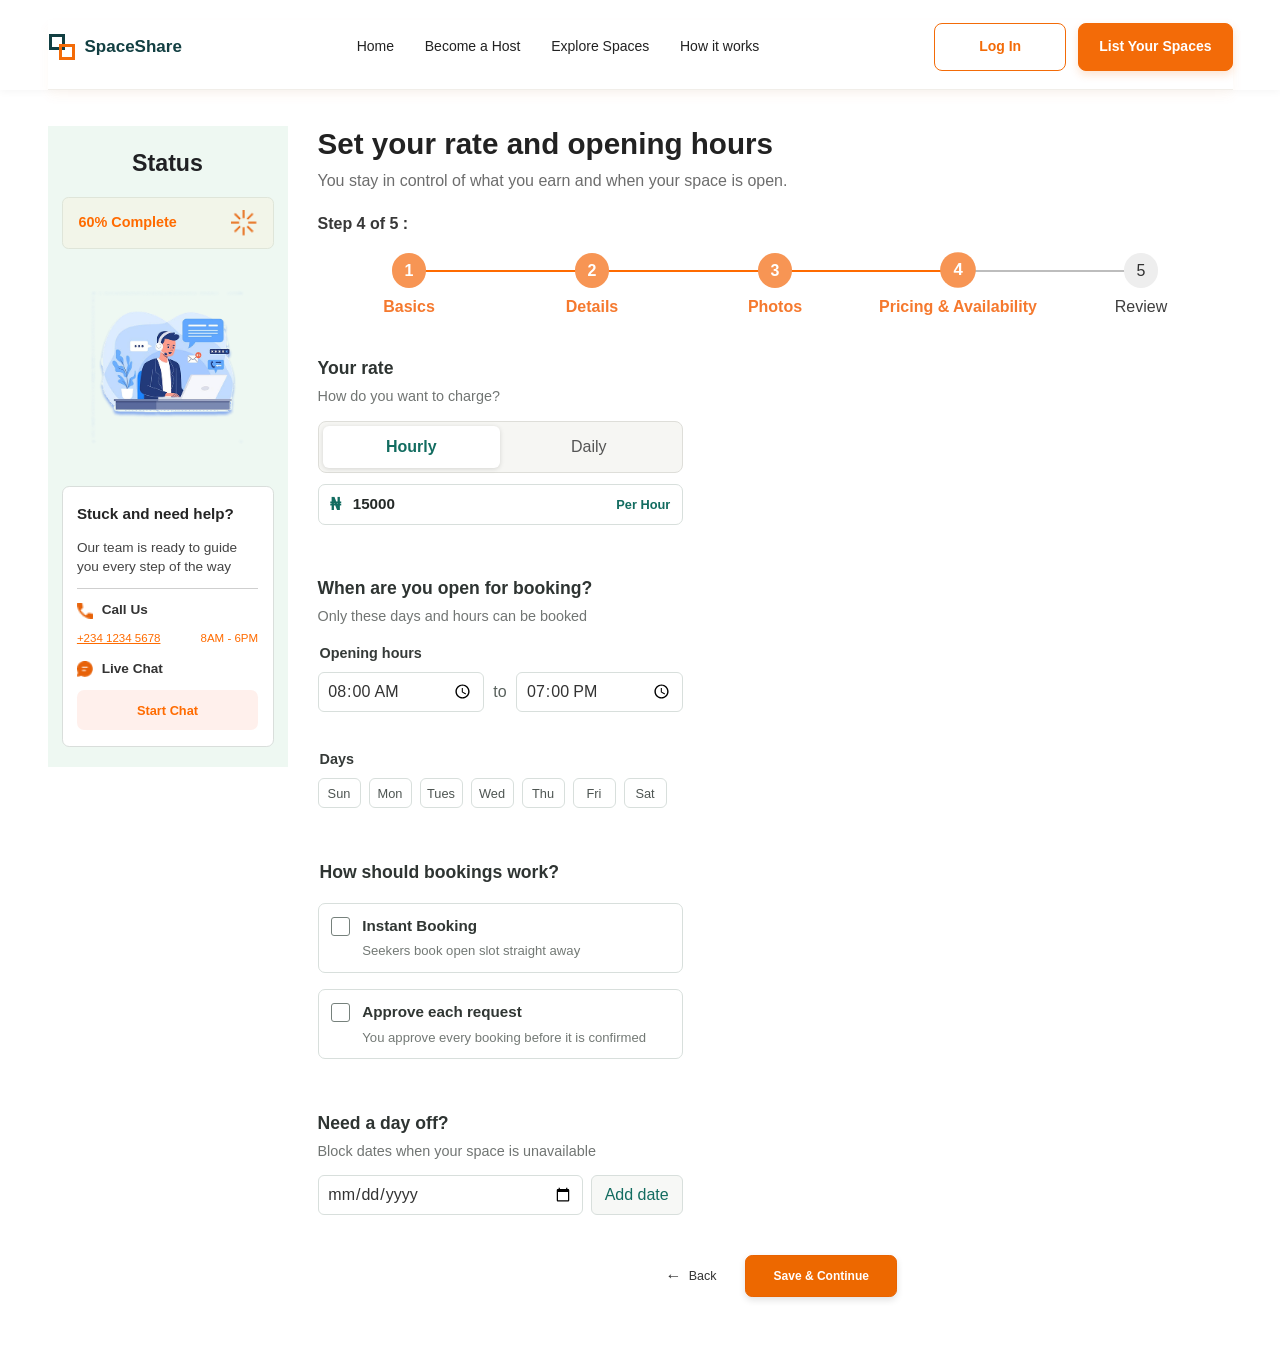
<file: pages/list-space-pricing.html>
<!DOCTYPE html>
<html lang="en">
<head>
    <meta charset="UTF-8">
    <meta name="viewport" content="width=device-width, initial-scale=1.0">
    <title>Pricing &amp; Availability | SpaceShare</title>
    <link rel="stylesheet" href="../css/global.css">
    <link rel="stylesheet" href="../css/features/list-space-details.css">
    <link rel="stylesheet" href="../css/features/list-space-pricing.css">
</head>
<body>
    <header class="site-header listing-header pricing-header">
        <div class="header-inner">
            <a href="../index.html" class="brand" aria-label="SpaceShare home"><span class="brand-mark" aria-hidden="true"><span class="brand-square brand-square-dark"></span><span class="brand-square brand-square-orange"></span></span><span class="brand-name">SpaceShare</span></a>
            <nav class="main-nav" aria-label="Main navigation"><a href="../index.html">Home</a><a href="#">Become a Host</a><a href="#">Explore Spaces</a><a href="#">How it works</a></nav>
            <div class="header-actions"><a href="#" class="btn btn-outline">Log In</a><a href="#" class="btn btn-primary">List Your Spaces</a></div>
        </div>
    </header>
    <main class="listing-page pricing-page">
        <aside class="status-sidebar">
            <h2>Status</h2>
            <div class="status-badge"><span>60% Complete</span><img src="../assets/images/vectors/Vector-star.png" alt="" aria-hidden="true"></div>
            <div class="support-illustration"><img src="../assets/images/image 85@3x.png" alt=""></div>
            <section class="help-card" aria-labelledby="help-title"><h3 id="help-title">Stuck and need help?</h3><p>Our team is ready to guide you every step of the way</p><div class="help-divider"></div><div class="contact-row"><img src="../assets/images/vectors/Vector-phone.png" alt="" aria-hidden="true"><strong>Call Us</strong></div><div class="contact-details"><a href="tel:+23412345678">+234 1234 5678</a><span>8AM - 6PM</span></div><div class="contact-row live-chat"><img src="../assets/images/vectors/Vector-chat.png" alt="" aria-hidden="true"><strong>Live Chat</strong></div><button type="button" class="chat-button" id="chat-button">Start Chat</button></section>
        </aside>
        <section class="listing-content" aria-labelledby="page-title">
            <div class="page-heading"><h1 id="page-title">Set your rate and opening hours</h1><p>You stay in control of what you earn and when your space is open.</p></div>
            <section class="listing-progress" aria-label="Listing progress"><p class="step-count">Step 4 of 5 :</p><div class="progress-track" aria-label="Step 4 of 5"><div class="progress-line"></div><div class="progress-step completed"><span class="step-number">1</span><span class="step-label">Basics</span></div><div class="progress-step completed"><span class="step-number">2</span><span class="step-label">Details</span></div><div class="progress-step completed"><span class="step-number">3</span><span class="step-label">Photos</span></div><div class="progress-step active" aria-current="step"><span class="step-number">4</span><span class="step-label">Pricing &amp; Availability</span></div><div class="progress-step"><span class="step-number">5</span><span class="step-label">Review</span></div></div></section>
            <form id="list-space-pricing-form" novalidate>
                <div class="pricing-form-content">
                <section class="pricing-section" aria-labelledby="rate-title"><h2 id="rate-title">Your rate</h2><p class="section-intro">How do you want to charge?</p>
                    <div class="rate-toggle" role="group" aria-label="Pricing mode"><button type="button" data-rate="hourly" aria-pressed="true">Hourly</button><button type="button" data-rate="daily" aria-pressed="false">Daily</button></div>
                    <label class="visually-hidden" for="price">Price in naira</label><div class="price-field"><span aria-hidden="true">₦</span><input id="price" name="price" type="number" min="1" step="any" value="15000" inputmode="decimal" aria-describedby="price-unit price-error"><strong id="price-unit">Per Hour</strong></div><p id="price-error" class="pricing-error" aria-live="polite"></p>
                </section>
                <section class="pricing-section availability-section" aria-labelledby="availability-title"><h2 id="availability-title">When are you open for booking?</h2><p class="section-intro">Only these days and hours can be booked</p>
                    <fieldset class="hours-field"><legend>Opening hours</legend><div class="time-row"><label><span class="visually-hidden">Opening time</span><input id="open-time" type="time" value="08:00" required></label><span>to</span><label><span class="visually-hidden">Closing time</span><input id="close-time" type="time" value="19:00" required></label></div><p id="hours-error" class="pricing-error" aria-live="polite"></p></fieldset>
                    <fieldset class="days-field"><legend>Days</legend><div class="day-options"><label><input type="checkbox" value="Sun"><span>Sun</span></label><label><input type="checkbox" value="Mon"><span>Mon</span></label><label><input type="checkbox" value="Tues"><span>Tues</span></label><label><input type="checkbox" value="Wed"><span>Wed</span></label><label><input type="checkbox" value="Thu"><span>Thu</span></label><label><input type="checkbox" value="Fri"><span>Fri</span></label><label><input type="checkbox" value="Sat"><span>Sat</span></label></div><p id="days-error" class="pricing-error" aria-live="polite"></p></fieldset>
                </section>
                <fieldset class="pricing-section booking-section"><legend>How should bookings work?</legend><div class="booking-options"><label class="booking-option"><input type="radio" name="booking-mode" value="instant"><span class="fake-radio" aria-hidden="true"></span><span><strong>Instant Booking</strong><small>Seekers book open slot straight away</small></span></label><label class="booking-option"><input type="radio" name="booking-mode" value="approval"><span class="fake-radio" aria-hidden="true"></span><span><strong>Approve each request</strong><small>You approve every booking before it is confirmed</small></span></label></div><p id="booking-error" class="pricing-error" aria-live="polite"></p></fieldset>
                <section class="pricing-section blocked-section" aria-labelledby="blocked-title"><h2 id="blocked-title">Need a day off?</h2><p class="section-intro">Block dates when your space is unavailable</p><label class="visually-hidden" for="blocked-date">Choose a date to block</label><div class="blocked-controls"><input id="blocked-date" type="date"><button id="add-blocked-date" type="button">Add date</button></div><ul id="blocked-dates" class="blocked-list" aria-label="Blocked dates"></ul></section>
                </div>
                <p id="form-message" class="form-message" role="status" aria-live="polite"></p>
                <div class="form-actions"><button type="button" class="back-button" id="back-button"><span aria-hidden="true">←</span> Back</button><button type="submit" class="continue-button">Save &amp; Continue</button></div>
            </form>
        </section>
    </main>
    <script src="../js/features/list-space-pricing.js"></script>
</body>
</html>
</file>
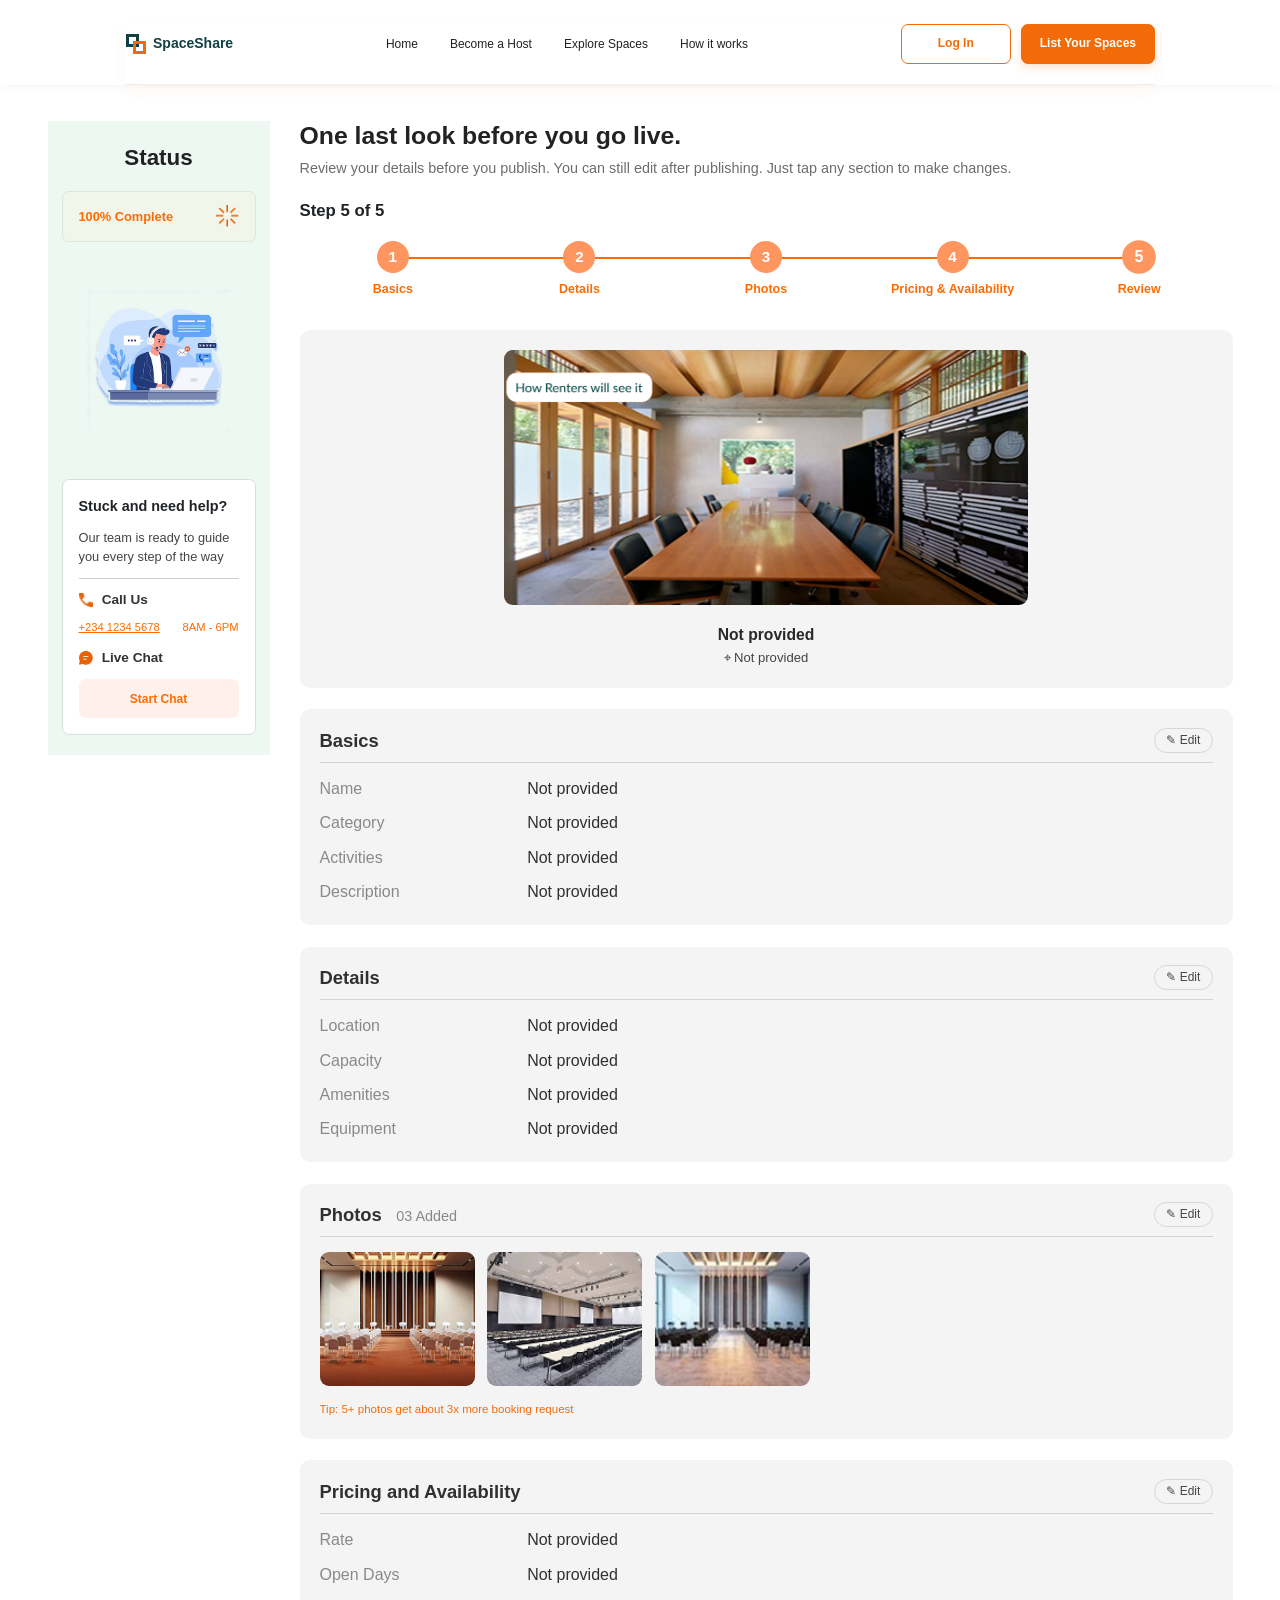
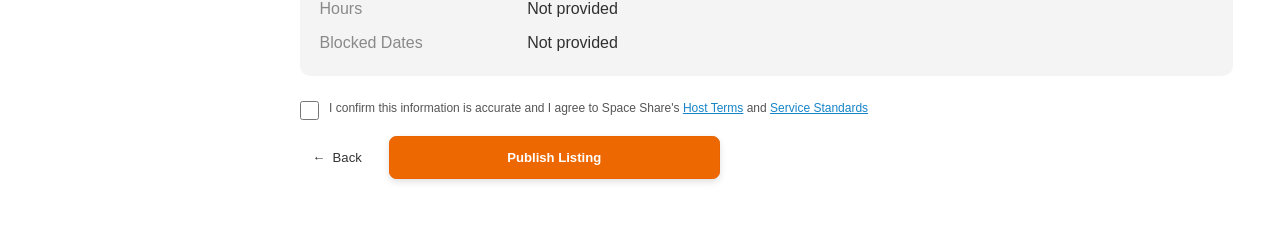
<file: pages/list-space-review.html>
<!DOCTYPE html>
<html lang="en">
<head>
    <meta charset="UTF-8">
    <meta name="viewport" content="width=device-width, initial-scale=1.0">
    <title>Review Your Listing | SpaceShare</title>
    <link rel="stylesheet" href="../css/global.css">
    <link rel="stylesheet" href="../css/features/list-space-review.css">
</head>
<body>
    <header class="site-header listing-header">
        <div class="header-inner">
            <a href="../index.html" class="brand" aria-label="SpaceShare home">
                <span class="brand-mark" aria-hidden="true"><span class="brand-square brand-square-dark"></span><span class="brand-square brand-square-orange"></span></span>
                <span class="brand-name">SpaceShare</span>
            </a>
            <nav class="main-nav" aria-label="Main navigation">
                <a href="../index.html">Home</a><a href="#">Become a Host</a><a href="#">Explore Spaces</a><a href="#">How it works</a>
            </nav>
            <div class="header-actions"><a href="#" class="btn btn-outline">Log In</a><a href="#" class="btn btn-primary">List Your Spaces</a></div>
        </div>
    </header>

    <main class="listing-page review-page">
        <aside class="status-sidebar" aria-label="Listing status and support">
            <h2>Status</h2>
            <div class="status-badge"><span>100% Complete</span><img src="../assets/images/vectors/Vector-star.png" alt="" aria-hidden="true"></div>
            <div class="support-illustration"><img src="../assets/images/image 85@3x.png" alt="Support team illustration"></div>
            <section class="help-card" aria-labelledby="help-title">
                <h3 id="help-title">Stuck and need help?</h3>
                <p>Our team is ready to guide you every step of the way</p>
                <div class="help-divider"></div>
                <div class="contact-row"><img src="../assets/images/vectors/Vector-phone.png" alt="" aria-hidden="true"><strong>Call Us</strong></div>
                <div class="contact-details"><a href="tel:+23412345678">+234 1234 5678</a><span>8AM - 6PM</span></div>
                <div class="contact-row live-chat"><img src="../assets/images/vectors/Vector-chat.png" alt="" aria-hidden="true"><strong>Live Chat</strong></div>
                <button type="button" class="chat-button" id="chat-button">Start Chat</button>
            </section>
        </aside>

        <section class="listing-content" aria-labelledby="page-title">
            <div class="page-heading">
                <h1 id="page-title">One last look before you go live.</h1>
                <p>Review your details before you publish. You can still edit after publishing. Just tap any section to make changes.</p>
            </div>

            <section class="listing-progress" aria-label="Listing progress">
                <p class="step-count">Step 5 of 5</p>
                <div class="progress-track" role="list" aria-label="Step 5 of 5">
                    <div class="progress-line" aria-hidden="true"></div>
                    <div class="progress-step completed" role="listitem"><span class="step-number">1</span><span class="step-label">Basics</span></div>
                    <div class="progress-step completed" role="listitem"><span class="step-number">2</span><span class="step-label">Details</span></div>
                    <div class="progress-step completed" role="listitem"><span class="step-number">3</span><span class="step-label">Photos</span></div>
                    <div class="progress-step completed" role="listitem"><span class="step-number">4</span><span class="step-label">Pricing &amp; Availability</span></div>
                    <div class="progress-step active" role="listitem" aria-current="step"><span class="step-number">5</span><span class="step-label">Review</span></div>
                </div>
            </section>

            <div class="review-stack">
                <section class="review-preview" aria-label="Renter listing preview">
                    <img class="review-preview-image" src="../assets/images/page5-images/page5-img.png" alt="Workspace preview shown to renters">
                    <h2 class="review-preview-title" data-review="spaceName">Not provided</h2>
                    <p class="review-preview-location"><span class="location-pin" aria-hidden="true">⌖</span><span data-review="location">Not provided</span></p>
                </section>

                <section class="review-card" aria-labelledby="basics-title">
                    <div class="review-card-heading"><h2 id="basics-title">Basics</h2><a class="edit-link" href="./list-space-basics.html">✎ Edit</a></div>
                    <dl class="review-fields">
                        <div><dt>Name</dt><dd data-review="spaceName">Not provided</dd></div>
                        <div><dt>Category</dt><dd data-review="category">Not provided</dd></div>
                        <div><dt>Activities</dt><dd data-review="activities">Not provided</dd></div>
                        <div><dt>Description</dt><dd data-review="description">Not provided</dd></div>
                    </dl>
                </section>

                <section class="review-card" aria-labelledby="details-title">
                    <div class="review-card-heading"><h2 id="details-title">Details</h2><a class="edit-link" href="./list-space-details.html">✎ Edit</a></div>
                    <dl class="review-fields">
                        <div><dt>Location</dt><dd data-review="location">Not provided</dd></div>
                        <div><dt>Capacity</dt><dd data-review="capacity">Not provided</dd></div>
                        <div><dt>Amenities</dt><dd data-review="amenities">Not provided</dd></div>
                        <div><dt>Equipment</dt><dd data-review="equipment">Not provided</dd></div>
                    </dl>
                </section>

                <section class="review-card photos-review" aria-labelledby="photos-title">
                    <div class="review-card-heading"><div class="photos-heading"><h2 id="photos-title">Photos</h2><span class="photo-count">03 Added</span></div><a class="edit-link" href="./list-space-photos.html">✎ Edit</a></div>
                    <div class="review-thumbnails" aria-label="Example listing photos">
                        <img src="../assets/images/page5-images/image1.png" alt="Example interior photo">
                        <img src="../assets/images/page5-images/image2.png" alt="Example interior photo">
                        <img src="../assets/images/page5-images/image3.png" alt="Example interior photo">
                    </div>
                    <p class="photo-tip">Tip: 5+ photos get about 3x more booking request</p>
                </section>

                <section class="review-card" aria-labelledby="pricing-title">
                    <div class="review-card-heading"><h2 id="pricing-title">Pricing and Availability</h2><a class="edit-link" href="./list-space-pricing.html">✎ Edit</a></div>
                    <dl class="review-fields">
                        <div><dt>Rate</dt><dd data-review="rate">Not provided</dd></div>
                        <div><dt>Open Days</dt><dd data-review="days">Not provided</dd></div>
                        <div><dt>Hours</dt><dd data-review="hours">Not provided</dd></div>
                        <div><dt>Blocked Dates</dt><dd data-review="blockedDates">Not provided</dd></div>
                    </dl>
                </section>

                <form class="review-confirmation" id="review-form" novalidate>
                    <label for="confirm-listing"><input id="confirm-listing" name="confirm-listing" type="checkbox"><span>I confirm this information is accurate and I agree to Space Share's <span class="policy-text">Host Terms</span> and <span class="policy-text">Service Standards</span></span></label>
                    <p class="review-message" id="review-message" role="status" aria-live="polite"></p>
                    <div class="review-actions">
                        <a class="back-button" href="./list-space-pricing.html"><span aria-hidden="true">←</span> Back</a>
                        <button class="publish-button" type="submit">Publish Listing</button>
                    </div>
                </form>
            </div>
        </section>
    </main>
    <dialog class="publish-success-dialog" id="publish-success-dialog" aria-labelledby="publish-success-title" aria-describedby="publish-success-description">
        <div class="publish-success-content">
            <header class="publish-success-header">
                <img class="publish-success-confetti" src="../assets/images/page6-images/confetti.png" alt="">
                <h2 id="publish-success-title" class="publish-success-title" tabindex="-1">Listing Submitted Successfully</h2>
                <p id="publish-success-description" class="publish-success-description">We have received your listing for <span id="publish-success-space-name">your listing</span>. Our team is checking it to make sure it is ready for space seekers. You will be notified as soon as it is approved.</p>
            </header>
            <section class="publish-processing" aria-label="Processing time">
                <img src="../assets/images/page6-images/time.png" alt="">
                <span>This usually takes</span>
                <strong>24 to 48 hours</strong>
            </section>
            <div class="publish-success-actions" role="group" aria-label="Listing actions">
                <button type="button" class="publish-action publish-action-outline" disabled>View my Listing</button>
                <button type="button" class="publish-action publish-action-primary" disabled>Go to Dashboard</button>
            </div>
            <section class="publish-next-steps" aria-labelledby="publish-next-title">
                <h3 id="publish-next-title">What happens Next?</h3>
                <div class="publish-next-cards">
                    <article class="publish-next-card"><img src="../assets/images/page6-images/reviewer.png" alt=""><p>We review your details and photos</p></article>
                    <article class="publish-next-card"><img src="../assets/images/page6-images/mail.png" alt=""><p>You get a notification with the result</p></article>
                    <article class="publish-next-card"><img src="../assets/images/page6-images/live.png" alt=""><p>Once approved, your space goes live</p></article>
                </div>
            </section>
            <section class="publish-support" aria-labelledby="publish-support-title">
                <img class="publish-support-chat-icon" src="../assets/images/page6-images/greenchat.png" alt="">
                <div class="publish-support-copy">
                    <h3 id="publish-support-title">Need immediate assistance?</h3>
                    <p>Our support team is here to help you with any questions.</p>
                </div>
                <div class="publish-support-actions">
                    <button type="button" class="publish-support-chat" id="publish-support-chat"><span>Chat with us</span><img src="../assets/images/vectors/Vector-chat.png" alt=""></button>
                    <a class="publish-support-call" href="tel:+23412345678"><span>Call Support</span><img src="../assets/images/vectors/Vector-phone.png" alt=""></a>
                </div>
            </section>
            <p class="publish-support-message" id="publish-support-message" role="status" aria-live="polite"></p>
        </div>
    </dialog>
    <script src="../js/features/list-space-review.js"></script>
</body>
</html>
</file>
<file: css/onboarding-welcome.css>
* {
  margin: 0;
  padding: 0;
  box-sizing: border-box;
}

body {
  display: flex;
  justify-content: center;
  align-items: center;
  min-height: 100vh;
  background: #f9f9fb;
}

main {
  display: flex;
  flex-direction: column;
  gap: 48px;
  text-align: center;
  width: 90%;
  max-width: 750px;
  padding: 50px 0;
}

image {
  width: 120px;
  margin-bottom: 24px;
}

h1 {
  font-family: "Bricolage Grotesque", sans-serif;
  letter-spacing: -1%;
  font-size: 64px;
  color: #103b3d;
}

.description-text, a, .copyright {
  font-family: "Manrope", sans-serif;
}

p {
  font-size: 24px;
  font-weight: 600;
  margin-bottom: 16px;
  color: #1E2526;
}

small {
  font-size: 16px;
  color: #5C6466;
}

.button a {
  text-decoration: none;
  padding: 12px 16px;
  border-radius: 8px;
  background-color: #E76209;
  font-size: 16px;
  color: #FFFFFF;
  box-shadow: inset 2px 4px 4px rgba(3, 35, 20, 0.3), 0 4px 12px rgba(255, 141, 40, 0.5);;
}

.copyright {
 position: fixed;
 bottom: 70px;
 text-align: center;
 color: #5C6466;
 font-size: 14px;
}

@media (max-width: 600px){
  main {
    gap: 38px;
  }

  image {
    width: 110px;
  }

  h1 {
    font-size: 54px;
  }

  .copyright {
    bottom: 40px;
  }
}
</file>
<file: css/onboarding-flow.css>
* {
  margin: 0;
  padding: 0;
  box-sizing: border-box;
}

body {
  background: #f9f9fb;
  min-height: 100vh;
}

.overlay {
  position: fixed;
  inset: 0;
  opacity: 0.3;
  background-color: white;
  z-index: 100;
  display: none;
}

nav {
  width: 100%;
}

.nav-container {
  display: flex;
  max-width: 1100px;
  justify-content: space-between;
  align-items: center;
  margin: 0 auto;
  padding: 34px 15px 24px;
}

.logo {
  display: flex;
  align-items: center;
  font-family: "Bricolage Grotesque", sans-serif;
  gap: 12px;
}

.logo img {
  width: 40px;
}

.logo p {
  color: #103b3d;
  font-size: 22px;
  font-weight: 700;
}

.nav-actions {
  display: flex;
  font-family: "Manrope", sans-serif;
  gap: 12px;
  align-items: center;
}

.nav-actions p {
  color: #5c6466;
  font-size: 15px;
}

.nav-container a {
  padding: 8px 16px;
  border: 1px solid #103b3d;
  color: #103b3d;
  text-decoration: none;
  border-radius: 6px;
  font-size: 14px;
  transition: all 0.15s;
}

.nav-actions a:hover {
  background-color: #103b3d;
  color: #ffffff;
}

main {
  padding: 48px 0;
}

.slide.image-slide {
  max-width: 1200px;
  width: 90%;
  display: flex;
  align-items: center;
  gap: 64px;
  margin: 0 auto;
}

.slide-content {
  display: flex;
  flex-direction: column;
  gap: 48px;
  flex: 1;
}

.slide-text h1 {
  font-family: "Bricolage Grotesque", sans-serif;
  color: #103b3d;
  font-size: 48px;
  font-weight: bold;
  margin-bottom: 24px;
}

.slide-text p {
  font-family: "Manrope", sans-serif;
  color: #5c6466;
  font-size: 18px;
}

.pagination {
  display: flex;
  gap: 6px;
}

.pagination.p-y {
  padding-bottom: 32px;
}

.pagination span {
  width: 10px;
  height: 10px;
  border-radius: 50%;
  background-color: #e8eaeb;
  cursor: pointer;
}

.pagination span.active {
  width: 20px;
  background-color: #103b3d;
}

.action-buttons {
  display: flex;
  gap: 16px;
}

.action-buttons button {
  padding: 12px 20px;
  text-decoration: none;
  border-radius: 8px;
  border: none;
  font-size: 16px;
  font-weight: 600;
  cursor: pointer;
}

.next,
.continue {
  background-color: #e76209;
  color: white;
  font-family: "Inter", sans-serif;
}

.skip {
  color: #5c6466;
  font-family: "Manrope", sans-serif;
}

.slide-image {
  flex: 1;
  max-width: 500px;
}

.slide-image img {
  border-radius: 24px;
  width: 100%;
}

.slide.card-slide {
  max-width: 1200px;
  width: 90%;
  margin: 0 auto;
  padding-top: 60px;
}

.headline-container {
  padding-bottom: 80px;
}

.headline-container h1 {
  font-family: "Bricolage Grotesque", sans-serif;
  font-size: 48px;
  font-weight: 700;
  color: #103b3d;
  padding-bottom: 16px;
}

.headline-container p {
  font-size: 18px;
  color: #5c6466;
  font-family: "Manrope", sans-serif;
}

.feature-grid {
  display: grid;
  grid-template-columns: 1fr 1fr 1fr;
  gap: 32px;
  padding-bottom: 80px;
}

.role-grid {
  display: grid;
  grid-template-columns: 1fr 1fr;
  gap: 32px;
  padding-bottom: 80px;
}

.card {
  background-color: #ffffff;
  border-radius: 16px;
  padding: 32px;
  border: 2px solid transparent;
}

.card.selected {
  border-color: #103b3d;
}

.card.selected .card-header .select {
  background-color: #103b3d;
  border: none;
}

.card-header {
  display: flex;
  justify-content: space-between;
  align-items: center;
  padding-bottom: 24px;
}

.card-header p {
  font-family: "Bricolage Grotesque", sans-serif;
  color: #e06d53;
  font-size: 36px;
  font-weight: 700;
}

.card-header .select {
  height: 20px;
  width: 20px;
  border-radius: 50%;
  border: 2px solid #e9ebec;
}

.card-body {
  font-family: "Manrope", sans-serif;
}

.card-body h3 {
  font-size: 22px;
  font-weight: 700;
  color: #103b3d;
  padding-bottom: 12px;
}

.card-body p {
  font-size: 16px;
  color: #5c6466;
}

.slide-footer {
  display: flex;
  justify-content: space-between;
  align-items: center;
  max-width: 1300px;
  margin: 0 auto;
}

.slide.hidden {
  display: none;
}

@media (max-width: 800px) {
  .nav-container {
    width: 86%;
    padding-left: 0;
    padding-right: 0;
  }

  .feature-grid {
    grid-template-columns: 1fr;
  }
}

@media (max-width: 600px) {
  main {
    padding-top: 0;
  }

  .logo p {
    display: none;
  }

  .nav-actions p,
  .nav-actions a {
    font-size: 10px;
  }

  .slide-text h1,
  .headline-container h1 {
    font-size: 37px;
  }

  .slide-text p,
  .headline-container p {
    font-size: 14px;
  }

  .slide.image-slide {
    flex-direction: column;
    gap: 30px;
  }

  .pagination span {
    width: 5px;
    height: 5px;
  }

  .pagination span.active {
    width: 16px;
  }

  .slide.card-slide {
    padding-top: 0;
  }

  .action-buttons button {
    padding: 7px 10px;
    font-size: 10px;
  }

  .headline-container {
    padding-bottom: 30px;
  }

  .role-grid {
    grid-template-columns: 1fr;
  }

  .feature-grid {
    gap: 15px;
    padding-bottom: 20px;
  }

  .card {
    padding: 25px;
  }

  .card-header img {
    width: 30px;
  }

  .card-header p {
    font-size: 22px;
  }

  .card-body h3 {
    font-size: 14px;
  }

  .card-body p {
    font-size: 12px;
  }

  .card-header .select {
    width: 15px;
    height: 15px;
  }
}
</file>
<file: css/global.css>
*,
*::before,
*::after {
    box-sizing: border-box;
}

html {
    font-size: 100%;
    scroll-behavior: smooth;
}

:root {
    --listing-header-height: 85px;
}

body {
    margin: 0;
    min-height: 100vh;
    background-color: #ffffff;
    color: #202326;
    font-family: Arial, Helvetica, sans-serif;
    line-height: 1.5;
}

h1,
h2,
h3,
h4,
h5,
h6,
p {
    margin: 0;
}

img {
    display: block;
    max-width: 100%;
}

button,
input,
select,
textarea {
    font: inherit;
}

button {
    cursor: pointer;
}

a {
    color: inherit;
}


.container {
    width: min(100% - 2rem, 1200px);
    margin-inline: auto;
}

.page {
    min-height: 100vh;
}

.section {
    padding-block: 2rem;
}

.stack {
    display: flex;
    flex-direction: column;
    gap: 1rem;
}

.row {
    display: flex;
    align-items: center;
    gap: 1rem;
}


.btn {
    display: inline-flex;
    align-items: center;
    justify-content: center;

    padding: 0.75rem 1rem;

    border: 1px solid transparent;
    border-radius: 0.5rem;

    font: inherit;
    line-height: 1.2;
    text-decoration: none;
}

.btn:focus-visible {
    outline: 2px solid currentColor;
    outline-offset: 2px;
}

.btn:disabled {
    cursor: not-allowed;
    opacity: 0.6;
}


.form-group {
    display: flex;
    flex-direction: column;
    gap: 0.5rem;
}

.form-group label {
    font-weight: 600;
}

.form-group input,
.form-group select,
.form-group textarea {
    width: 100%;
    padding: 0.75rem;

    border: 1px solid #999999;
    border-radius: 0.5rem;

    font: inherit;
}

.form-group input:focus-visible,
.form-group select:focus-visible,
.form-group textarea:focus-visible {
    outline: 2px solid currentColor;
    outline-offset: 2px;
}

.form-error {
    margin: 0;
    font-size: 0.875rem;
}


.card {
    padding: 1rem;

    border: 1px solid #999999;
    border-radius: 0.5rem;

    background-color: #ffffff;
}

.grid {
    display: grid;
    grid-template-columns: repeat(
        auto-fit,
        minmax(240px, 1fr)
    );
    gap: 1rem;
}


.state {
    padding: 1rem;
    text-align: center;
}

.state--loading,
.state--empty,
.state--error {
    border: 1px solid #999999;
    border-radius: 0.5rem;
}


.site-header {
    width: 100%;
    min-height: 80px;

    background-color: #ffffff;

    box-shadow:
        0 2px 8px rgba(0, 0, 0, 0.04);
}

.header-container {
    width: min(
        calc(100% - 3rem),
        1170px
    );

    min-height: 80px;
    margin-inline: auto;

    display: flex;
    align-items: center;
    justify-content: space-between;

    gap: 2rem;
}


.brand-logo {
    display: inline-flex;
    align-items: center;

    gap: 0.35rem;

    color: #123c43;
    text-decoration: none;

    font-size: 0.95rem;
    font-weight: 700;

    white-space: nowrap;
}

.brand-logo-icon {
    display: block;

    width: 25px;
    height: 25px;

    object-fit: contain;
}


.main-nav {
    display: flex;
    align-items: center;

    gap: 2.2rem;
}

.main-nav a {
    color: #292929;
    text-decoration: none;

    font-size: 0.875rem;
    font-weight: 400;

    white-space: nowrap;

    transition:
        color 0.2s ease;
}

.main-nav a:hover {
    color: #f46b00;
}

.main-nav a:focus-visible {
    outline: 2px solid #f46b00;
    outline-offset: 4px;
}


.header-actions {
    display: flex;
    align-items: center;

    gap: 0.875rem;
}


.login-button,
.host-button {
    display: inline-flex;
    align-items: center;
    justify-content: center;

    height: 47px;

    border-radius: 8px;

    font-size: 0.875rem;
    font-weight: 600;

    text-decoration: none;
    white-space: nowrap;

    transition:
        background-color 0.2s ease,
        box-shadow 0.2s ease,
        transform 0.2s ease;
}


.login-button {
    width: 158px;

    color: #ef6800;
    background-color: #ffffff;

    border: 1px solid #ef6800;
}

.login-button:hover {
    background-color: #fff8f3;
}


.host-button {
    width: 158px;

    color: #ffffff;
    background-color: #e96700;

    border: 1px solid #e96700;

    box-shadow:
        0 4px 8px rgba(0, 0, 0, 0.12);
}

.host-button:hover {
    background-color: #d95f00;

    box-shadow:
        0 5px 10px rgba(0, 0, 0, 0.14);
}

.login-button:focus-visible,
.host-button:focus-visible {
    outline: 2px solid #ef6800;
    outline-offset: 3px;
}

/* Shared header for the three listing steps. */
.listing-header {
    position: fixed;
    top: 0;
    left: 0;
    z-index: 10;
    width: 100%;
    padding: 21px 0 0;
    background: #fff;
}

/* Keep the fixed listing header's former flow space at the shared layout level. */
body:has(> .listing-header) {
    padding-top: var(--listing-header-height);
}

.listing-page .back-button span {
    transition: transform 180ms ease;
}

.listing-page .back-button:hover span {
    transform: translateX(-4px);
}

.listing-header .header-inner {
    width: min(1030px, calc(100% - 48px));
    min-height: 64px;
    margin: 0 auto;
    padding: 0 0 18px;
    display: flex;
    align-items: center;
    justify-content: space-between;
    gap: 1rem;
    border-bottom: 1px solid #f1eee9;
    box-shadow: 0 6px 12px rgba(243, 107, 8, .045);
}

.listing-header .brand {
    display: inline-flex;
    flex: 0 0 auto;
    align-items: center;
    gap: 6px;
    color: #123f42;
    font-size: 14px;
    font-weight: 700;
    text-decoration: none;
    white-space: nowrap;
}

.listing-header .brand-mark {
    position: relative;
    display: inline-block;
    width: 22px;
    height: 22px;
}

.listing-header .brand-square {
    position: absolute;
    width: 13px;
    height: 13px;
    border: 3px solid;
}

.listing-header .brand-square-dark {
    top: 1px;
    left: 1px;
    border-color: #123f42;
}

.listing-header .brand-square-orange {
    right: 1px;
    bottom: 1px;
    border-color: #f36b08;
}

.listing-header .main-nav {
    display: flex;
    align-items: center;
    gap: 32px;
}

.listing-header .main-nav a {
    color: #222;
    font-size: 12px;
    text-decoration: none;
}

.listing-header .main-nav a:hover { color: #f36b08; }

.listing-header .header-actions {
    display: flex;
    flex: 0 0 auto;
    align-items: center;
    gap: 10px;
}

.listing-header .btn {
    min-width: 110px;
    height: 40px;
    padding: 0 18px;
    display: inline-flex;
    align-items: center;
    justify-content: center;
    border: 1px solid transparent;
    border-radius: 7px;
    font-size: 12px;
    font-weight: 600;
    text-decoration: none;
    white-space: nowrap;
}

.listing-header .btn-outline {
    border-color: #f36b08;
    background: #fff;
    color: #f36b08;
}

.listing-header .btn-primary {
    border-color: #f36b08;
    background: #f36b08;
    color: #fff;
    box-shadow: 0 4px 9px rgba(243, 107, 8, .18);
}

.listing-header .btn:focus-visible,
.listing-header .brand:focus-visible {
    outline: 2px solid #f36b08;
    outline-offset: 3px;
}

@media (max-width: 900px) {
    .listing-header .header-inner { width: min(100% - 32px, 700px); }
    .listing-header .main-nav { gap: 15px; }
}

@media (max-width: 700px) {
    .listing-header {
        padding-top: 10px;
    }

    body:has(> .listing-header) {
        --listing-header-height: 60px;
    }
    .listing-header .header-inner {
        width: calc(100% - 24px);
        min-height: 50px;
    }
    .listing-header .main-nav { display: none; }
    .listing-header .header-actions { gap: 5px; }
    .listing-header .btn {
        min-width: auto;
        height: 34px;
        padding: 0 10px;
        font-size: 10px;
    }
}

@media (max-width: 430px) {
    .listing-header .header-inner {
        flex-wrap: wrap;
        gap: 8px;
        padding-bottom: 8px;
    }
    .listing-header .brand-name { font-size: 12px; }
    .listing-header .header-actions .btn:first-child { display: none; }
}

@media (max-width: 900px) {

    .header-container {
        gap: 1rem;
    }

    .main-nav {
        gap: 1.25rem;
    }

    .login-button,
    .host-button {
        width: auto;
        min-width: 120px;
        padding-inline: 1rem;
    }
}

@media (max-width: 700px) {

    .site-header {
        min-height: 70px;
    }

    .header-container {
        min-height: 70px;
        width: min(
            calc(100% - 2rem),
            560px
        );
    }

    .main-nav {
        display: none;
    }

    .header-actions {
        gap: 0.5rem;
    }

    .login-button,
    .host-button {
        min-width: auto;
        height: 40px;

        padding-inline: 0.8rem;

        font-size: 0.75rem;
    }
}
</file>
<file: css/features/list-space-basics.css>
:root {
    --space-orange: #f36b08;
    --space-orange-light: #fff1e9;
    --space-orange-border: #f6c4aa;

    --space-dark: #202326;
    --space-muted: #6d6d6d;

    --space-green-bg: #edf7f1;
    --space-green-light: #f3faf5;

    --space-border: #d7d7d7;
}



body {
    background: #ffffff;
    color: var(--space-dark);
    font-family: Arial, Helvetica, sans-serif;
}

button,
input,
textarea {
    font: inherit;
}

button {
    cursor: pointer;
}



.listing-page {
    width: min(1030px, calc(100% - 48px));

    margin: 38px auto 70px;

    display: grid;

    grid-template-columns:
        235px
        minmax(0, 1fr);

    gap: 30px;
    align-items: start;
}



.status-sidebar {
    padding: 24px 14px;

    background: var(--space-green-bg);
}

.status-sidebar h2 {
    margin: 0 0 20px;

    text-align: center;

    font-size: 21px;
    font-weight: 700;
}



.status-badge {
    min-height: 52px;

    padding: 0 20px;

    display: flex;
    align-items: center;
    justify-content: space-between;

    border: 1px solid #e6e9df;
    border-radius: 6px;

    background: #f1f3e7;

    color: var(--space-orange);

    font-size: 12px;
    font-weight: 600;
}

.status-spark {
    font-size: 25px;
    line-height: 1;

    font-weight: 400;
}



.support-illustration {
    height: 215px;

    display: flex;
    align-items: center;
    justify-content: center;
}

.support-illustration img {
    width: 155px;
    height: auto;
}



.help-card {
    padding: 16px 14px;

    background: #ffffff;

    border: 1px solid #e1e1e1;
    border-radius: 7px;
}

.help-card h3 {
    margin: 0 0 12px;

    font-size: 15px;
}

.help-card p {
    margin: 0;

    color: #555;

    font-size: 12px;
    line-height: 1.45;
}

.help-divider {
    height: 1px;

    margin: 12px 0;

    background: #d8d8d8;
}

.contact-row {
    display: flex;
    align-items: center;

    gap: 7px;

    font-size: 12px;
}

.contact-row svg {
    width: 16px;
    height: 16px;

    flex: 0 0 auto;

    fill: var(--space-orange);
}

.contact-details {
    margin: 8px 0 13px;

    display: flex;
    justify-content: space-between;

    font-size: 10px;
}

.contact-details a {
    color: var(--space-orange);
}

.live-chat {
    margin-bottom: 8px;
}

.chat-button {
    width: 100%;
    height: 37px;

    border: 0;
    border-radius: 6px;

    background: var(--space-orange-light);

    color: var(--space-orange);

    font-size: 11px;
    font-weight: 600;
}



.listing-content {
    min-width: 0;
}

.page-heading h1 {
    margin: 0 0 8px;

    font-size: 24px;
    line-height: 1.2;
}

.page-heading p {
    margin: 0;

    color: #707070;

    font-size: 13px;
    line-height: 1.5;
}



.listing-progress {
    margin-top: 28px;
}

.step-count {
    margin: 0 0 15px;

    font-size: 15px;
    font-weight: 700;
}

.progress-track {
    position: relative;

    display: flex;
    justify-content: space-between;

    width: 100%;
}

.progress-line {
    position: absolute;

    top: 16px;
    left: 0;
    right: 0;

    height: 1px;

    background: #bdbdbd;

    z-index: 0;
}

.progress-step {
    position: relative;

    z-index: 1;

    width: 100px;

    display: flex;
    flex-direction: column;
    align-items: center;

    gap: 9px;

    color: #444;

    text-align: center;
}

.step-number {
    width: 33px;
    height: 33px;

    display: flex;
    align-items: center;
    justify-content: center;

    border-radius: 50%;

    background: #eeeeee;

    color: #444;

    font-size: 14px;
}

.step-label {
    font-size: 12px;

    white-space: nowrap;
}

.progress-step.active {
    color: var(--space-orange);

    font-weight: 700;
}

.progress-step.active .step-number {
    background: #ff9a62;

    color: #ffffff;
}



#list-space-basics-form {
    margin-top: 36px;
}

.form-group {
    margin: 0 0 27px;
}

.form-group > label,
.form-group > legend {
    display: block;

    margin-bottom: 10px;

    color: #303030;

    font-size: 14px;
    font-weight: 700;
}

fieldset {
    min-width: 0;

    padding: 0;

    border: 0;
}


.input-with-icon {
    position: relative;
}

.input-with-icon input {
    width: 100%;
    height: 50px;

    padding: 0 16px 0 38px;

    border: 1px solid #9e9e9e;
    border-radius: 7px;

    outline: none;

    color: #555;

    font-size: 12px;
}

.input-with-icon input:focus {
    border-color: var(--space-orange);
}

.input-icon {
    position: absolute;

    top: 50%;
    left: 15px;

    transform: translateY(-50%);
}

.input-icon svg {
    width: 16px;
    height: 16px;

    fill: none;

    stroke: #777;

    stroke-width: 1.6;

    stroke-linecap: round;
    stroke-linejoin: round;
}



.category-option {
    width: 100%;
    min-height: 61px;

    margin-bottom: 13px;
    padding: 10px 14px;

    display: grid;

    grid-template-columns:
        34px
        1fr
        20px;

    align-items: center;

    gap: 12px;

    text-align: left;

    border: 1px solid var(--space-orange-border);
    border-radius: 7px;

    background: #fff8f5;

    color: #222;
}

.category-option.selected {
    border: 2px solid var(--space-orange);
}

.category-icon {
    width: 34px;
    height: 34px;

    display: flex;
    align-items: center;
    justify-content: center;

    border-radius: 50%;

    background: #ffffff;
}

.category-icon img {
    width: 18px;
    height: 18px;

    object-fit: contain;
}

.category-icon svg {
    width: 19px;
    height: 19px;

    fill: none;

    stroke: var(--space-orange);

    stroke-width: 1.7;

    stroke-linecap: round;
    stroke-linejoin: round;
}

.category-text {
    display: flex;
    flex-direction: column;

    gap: 4px;
}

.category-text strong {
    font-size: 12px;
}

.category-text small {
    color: #555;

    font-size: 10px;
}

.selection-box {
    width: 15px;
    height: 15px;

    display: flex;
    align-items: center;
    justify-content: center;

    border: 1px solid var(--space-orange);

    color: #ffffff;

    font-size: 10px;
    font-weight: 700;
}

.category-option.selected .selection-box {
    background: var(--space-orange);
}



.field-description {
    margin: -4px 0 12px;

    color: #555;

    font-size: 10px;
}

.activities-grid {
    padding: 18px 12px;

    display: grid;

    grid-template-columns:
        repeat(4, 1fr);

    gap: 15px;

    border: 1px solid #d5dfd7;
    border-radius: 7px;

    background: #f3faf5;
}

.activity-option {
    min-height: 34px;

    padding: 5px 10px;

    display: flex;
    align-items: center;
    justify-content: center;

    gap: 7px;

    border: 1px solid #f2c995;
    border-radius: 18px;

    background: transparent;

    color: #303030;

    font-size: 10px;
}

.activity-option svg {
    width: 17px;
    height: 17px;

    fill: none;

    stroke: var(--space-orange);

    stroke-width: 1.7;

    stroke-linecap: round;
    stroke-linejoin: round;
}

.activity-option.selected {
    background: #ffffff;

    border-color: var(--space-orange);
}


.description-group {
    margin-top: 30px;
}

.description-group textarea {
    width: 100%;
    min-height: 72px;

    padding: 14px;

    resize: vertical;

    border: 1px solid #9e9e9e;
    border-radius: 7px;

    outline: none;

    color: #555;

    font-size: 11px;
}

.description-group textarea:focus {
    border-color: var(--space-orange);
}

.form-error {
    margin: 6px 0 0;

    color: #b42318;

    font-size: 11px;
}

#space-name[aria-invalid="true"],
#space-description[aria-invalid="true"] {
    border-color: #b42318;
}

.category-group[aria-invalid="true"] .category-option {
    border-color: #b42318;
}


.form-actions {
    margin-top: 45px;

    display: flex;
    align-items: center;
    justify-content: center;

    gap: 16px;
}

.back-button {
    padding: 0.65rem 0.8rem;

    display: inline-flex;
    align-items: center;

    gap: 7px;

    border: 0;

    background: transparent;

    color: #222;

    font-size: 0.78rem;
    font-weight: 500;

    cursor: pointer;
}

.back-button img {
    width: 13px;
    height: 13px;

    object-fit: contain;
}

.back-button:hover {
    color: var(--space-orange);
}

.save-button {
    min-width: 9.5rem;
    padding: 0.7rem 1.25rem;

    border: 1px solid #e96300;
    border-radius: 0.45rem;

    background-color: #ed6800;

    color: #ffffff;

    font-size: 0.75rem;
    font-weight: 700;

    cursor: pointer;

    box-shadow: 0 3px 7px rgba(0, 0, 0, 0.12);
    transition: background-color 0.2s ease, transform 0.2s ease, box-shadow 0.2s ease;
}

.save-button:hover {
    background-color: #d95d00;
    box-shadow: 0 4px 9px rgba(0, 0, 0, 0.16);
}

.save-button:active {
    transform: translateY(1px);
}



.category-option:focus-visible,
.activity-option:focus-visible,
.back-button:focus-visible,
.save-button:focus-visible,
.chat-button:focus-visible,
.btn:focus-visible {
    outline: 2px solid var(--space-orange);

    outline-offset: 2px;
}

.input-with-icon {
    position: relative;
    width: 100%;
}

.input-with-icon .input-icon {
    position: absolute;
    left: 16px;
    top: 50%;
    transform: translateY(-50%);
    width: 22px;
    height: 22px;
    object-fit: contain;
    pointer-events: none;
    opacity: 0.65;
}

.input-with-icon input {
    width: 100%;
    height: 64px;
    padding: 0 20px 0 56px;
    border: 1px solid #999;
    border-radius: 10px;
    box-sizing: border-box;

    font-size: 16px;
    color: #666;
    background: #fff;
}

.listing-progress {
    width: 100%;
    margin: 0 0 2rem;
}

.step-count {
    margin: 0 0 1.8rem;
    font-size: 1.05rem;
    font-weight: 700;
    color: #1f2933;
}

.progress-track {
    --progress: 0%;

    position: relative;

    display: grid;
    grid-template-columns: repeat(5, 1fr);

    width: 100%;
    min-height: 5.5rem;
}


.progress-track::before {
    content: "";

    position: absolute;

    top: 1.25rem;
    left: 10%;
    right: 10%;

    height: 2px;

    background-color: #bdbdbd;

    z-index: 0;
}

.progress-line {
    position: absolute;

    top: 1.25rem;
    left: 10%;


    width: var(--progress);

    height: 2px;

    background-color: #ff6b00;

    z-index: 1;

    transition: width 0.4s ease;
}

.progress-step {
    position: relative;

    display: flex;
    flex-direction: column;
    align-items: center;

    min-width: 0;

    z-index: 2;

    text-align: center;
}

.step-number {
    display: flex;
    align-items: center;
    justify-content: center;

    width: 2.5rem;
    height: 2.5rem;

    border-radius: 50%;

    background-color: #eeeeee;
    color: #333333;

    font-size: 1rem;
    font-weight: 500;

    transition:
        background-color 0.3s ease,
        color 0.3s ease,
        transform 0.3s ease;
}

.step-label {
    margin-top: 0.7rem;

    color: #333333;

    font-size: 0.95rem;
    font-weight: 400;

    line-height: 1.3;

    text-align: center;

    transition:
        color 0.3s ease,
        font-weight 0.3s ease;
}

.progress-step.active .step-number {
    background-color: #ff965f;
    color: #ffffff;

    font-weight: 700;

    transform: scale(1.05);
}

.progress-step.active .step-label {
    color: #ff6b00;
    font-weight: 700;
}

.progress-step.completed .step-number {
    background-color: #ff6b00;
    color: #ffffff;

    font-weight: 700;
}

.progress-step.completed .step-label {
    color: #ff6b00;
    font-weight: 600;
}



@media (max-width: 768px) {

    .step-count {
        font-size: 1rem;
        margin-bottom: 1.5rem;
    }

    .progress-track {
        min-height: 5rem;
    }

    .step-number {
        width: 2rem;
        height: 2rem;

        font-size: 0.9rem;
    }

    .step-label {
        font-size: 0.75rem;
    }

    .progress-track::before,
    .progress-line {
        top: 1rem;
    }
}


@media (max-width: 480px) {

    .progress-track {
        min-height: 4.5rem;
    }

    .step-number {
        width: 1.75rem;
        height: 1.75rem;

        font-size: 0.8rem;
    }

    .step-label {
        margin-top: 0.5rem;

        font-size: 0.65rem;
    }

    .progress-track::before,
    .progress-line {
        top: 0.875rem;
    }
}



@media (max-width: 900px) {
    .listing-page {
        width: min(100% - 32px, 700px);

        grid-template-columns:
            190px
            minmax(0, 1fr);

        gap: 20px;
    }

    .activities-grid {
        grid-template-columns:
            repeat(2, 1fr);
    }

    .form-actions {
        justify-content: space-between;
    }

    .save-button {
        min-width: 8.5rem;
    }
}


@media (max-width: 700px) {
    .listing-page {
        width: calc(100% - 24px);

        margin-top: 20px;

        display: block;
    }

    .status-sidebar {
        min-height: auto;

        margin-bottom: 25px;
    }

    .support-illustration {
        height: 160px;
    }

    .page-heading h1 {
        font-size: 21px;
    }

    .page-heading p {
        font-size: 11px;
    }

    .progress-step {
        width: 60px;
    }

    .step-label {
        font-size: 9px;

        white-space: normal;
    }

    .step-number {
        width: 27px;
        height: 27px;

        font-size: 11px;
    }

    .progress-line {
        top: 13px;
    }

    .activities-grid {
        grid-template-columns:
            repeat(2, 1fr);
    }

}


@media (max-width: 430px) {
    .status-sidebar {
        padding: 18px 12px;
    }

    .activities-grid {
        grid-template-columns: 1fr;
    }

    .category-option {
        grid-template-columns:
            30px
            1fr
            18px;
    }

    .form-actions {
        gap: 0.5rem;
    }

    .save-button {
        min-width: 8rem;
        padding-inline: 0.8rem;
    }
}
</file>
<file: css/features/list-space-details.css>
.host-button {
    width: 158px;

    color: #ffffff;
    background-color: #e96700;

    border: 1px solid #e96700;

    box-shadow: 0 4px 8px rgba(0, 0, 0, 0.12);
}

.host-button:hover {
    background-color: #d95f00;

    box-shadow: 0 5px 10px rgba(0, 0, 0, 0.14);
}

.listing-page {
    width: min(1200px, 94%);
    margin: 2.25rem auto 3rem;

    display: grid;
    grid-template-columns: 230px minmax(0, 1fr);
    gap: 2rem;

    align-items: start;
}


.status-sidebar {
    background-color: #eef8f2;

    padding: 1.4rem 1rem 1.25rem;

    min-height: 635px;

    display: flex;
    flex-direction: column;
}

.status-sidebar h2 {
    margin: 0 0 1rem;

    text-align: center;

    color: #202124;

    font-size: 1.4rem;
    font-weight: 700;
}


.status-badge {
    min-height: 3.2rem;

    padding: 0.7rem 1rem;

    border: 1px solid #dfe5d9;
    border-radius: 0.4rem;

    background-color: #f2f5e9;

    display: flex;
    align-items: center;
    justify-content: space-between;

    color: #ff6b00;

    font-size: 0.8rem;
    font-weight: 700;
}

.status-badge img {
    width: 1.4rem;
    height: 1.4rem;

    object-fit: contain;
}


.support-illustration {
    display: flex;
    justify-content: center;
    align-items: center;

    min-height: 205px;

    margin: 1rem 0;
}

.support-illustration img {
    width: min(145px, 100%);
    max-width: 100%;
    height: auto;

    object-fit: contain;
}


.help-card {
    margin-top: auto;

    padding: 1rem;

    border: 1px solid #d9dedb;
    border-radius: 0.45rem;

    background-color: #ffffff;
}

.help-card h3 {
    margin: 0 0 0.8rem;

    color: #252525;

    font-size: 0.9rem;
    font-weight: 700;
}

.help-card p {
    margin: 0;

    color: #444444;

    font-size: 0.8rem;
    line-height: 1.45;
}

.help-divider {
    width: 100%;
    height: 1px;

    margin: 0.7rem 0;

    background-color: #cfcfcf;
}


.contact-row {
    display: flex;
    align-items: center;
    gap: 0.55rem;

    color: #333333;

    font-size: 0.85rem;
}

.contact-row img {
    width: 0.9rem;
    height: 0.9rem;

    object-fit: contain;
}

.contact-row strong {
    font-weight: 600;
}

.contact-details {
    display: flex;
    align-items: center;
    justify-content: space-between;

    margin-top: 0.55rem;

    font-size: 0.7rem;
}

.contact-details a {
    color: #ff6b00;
    text-decoration: underline;
}

.contact-details span {
    color: #ff6b00;
}

.live-chat {
    margin-top: 0.75rem;
}


.chat-button {
    width: 100%;

    margin-top: 0.7rem;
    padding: 0.65rem;

    border: none;
    border-radius: 0.45rem;

    background-color: #fff0ec;

    color: #ff6b00;

    font: inherit;
    font-size: 0.75rem;
    font-weight: 600;

    cursor: pointer;

    transition:
        background-color 0.2s ease,
        transform 0.2s ease;
}

.chat-button:hover {
    background-color: #ffe4dc;
}

.chat-button:active {
    transform: translateY(1px);
}

.listing-content {
    min-width: 0;
}

.page-heading {
    margin-bottom: 1.25rem;
}

.page-heading h1 {
    margin: 0 0 0.35rem;

    color: #222222;

    font-size: 1.55rem;
    line-height: 1.25;
    font-weight: 700;
}

.page-heading p {
    margin: 0;

    color: #6d6d6d;

    font-size: 0.9rem;
    line-height: 1.45;
}


.listing-progress {
    width: 100%;

    margin-bottom: 2.4rem;
}

.step-count {
    margin: 0 0 1.2rem;

    color: #383838;

    font-size: 1.05rem;
    font-weight: 700;
}


.progress-track {
    --progress: 20%;

    position: relative;

    display: flex;
    justify-content: space-between;
    align-items: flex-start;

    width: 100%;

    padding: 0;
}



.progress-track::before {
    content: "";

    position: absolute;

    top: 1rem;
    left: 10%;
    right: 10%;

    height: 2px;

    background-color: #bdbdbd;

    z-index: 0;
}

.progress-line {
    position: absolute;

    top: 1rem;
    left: 10%;

    width: var(--progress);

    height: 2px;

    background-color: #ff6b00;

    z-index: 1;

    transition: width 0.4s ease;
}


.progress-step {
    position: relative;

    width: 20%;

    display: flex;
    flex-direction: column;
    align-items: center;

    text-align: center;

    z-index: 2;
}


.step-number {
    width: 2rem;
    height: 2rem;

    display: flex;
    align-items: center;
    justify-content: center;

    border-radius: 50%;

    background-color: #eeeeee;

    color: #333333;

    font-size: 0.95rem;
    font-weight: 500;

    transition:
        background-color 0.25s ease,
        color 0.25s ease,
        transform 0.25s ease;
}


.progress-step.completed .step-number {
    background-color: #ff965f;

    color: #ffffff;

    font-weight: 700;
}


.progress-step.active .step-number {
    background-color: #ff965f;

    color: #ffffff;

    font-weight: 700;

    transform: scale(1.05);
}


.step-label {
    margin-top: 0.55rem;

    color: #3f3f3f;

    font-size: 0.85rem;
    line-height: 1.25;
    font-weight: 400;

    white-space: nowrap;
}

.progress-step.completed .step-label {
    color: #ff6b00;

    font-weight: 600;
}

.progress-step.active .step-label {
    color: #ff6b00;

    font-weight: 700;
}


#list-space-details-form {
    width: 100%;
}


.listing-form-group {
    min-width: 0;

    margin: 0 0 1.65rem;
    padding: 0;

    border: 0;
}

.form-group legend {
    padding: 0;

    color: #3d3d3d;

    font-size: 0.9rem;
    font-weight: 700;

    line-height: 1.3;
}

.field-description {
    margin: 0.25rem 0 0.55rem;

    color: #555555;

    font-size: 0.7rem;
    line-height: 1.4;
}

.location-group {
    margin-bottom: 1.65rem;
}


.input-with-icon {
    position: relative;

    width: 100%;
}

.input-with-icon .input-icon {
    position: absolute;

    top: 50%;
    left: 0.9rem;

    width: 1rem;
    height: 1rem;

    transform: translateY(-50%);

    display: flex;
    align-items: center;
    justify-content: center;

    pointer-events: none;

    z-index: 1;
}

.input-with-icon .input-icon img {
    width: 100%;
    height: 100%;

    object-fit: contain;
}

.input-with-icon input {
    width: 100%;
    min-height: 2.65rem;

    box-sizing: border-box;

    padding: 0.7rem 0.85rem 0.7rem 2.25rem;

    border: 1px solid #999999;
    border-radius: 0.45rem;

    background-color: #ffffff;

    color: #333333;

    font: inherit;
    font-size: 0.72rem;

    outline: none;

    transition:
        border-color 0.2s ease,
        box-shadow 0.2s ease;
}

.input-with-icon input::placeholder {
    color: #888888;
}

.input-with-icon input:focus {
    border-color: #ff6b00;

    box-shadow: 0 0 0 2px rgba(255, 107, 0, 0.12);
}


.select-wrapper {
    position: relative;

    width: 100%;

    margin-top: 0.55rem;
}

.select-wrapper::after {
    content: "";

    position: absolute;

    top: 45%;
    right: 1rem;

    width: 0.5rem;
    height: 0.5rem;
    transform: translateY(-50%) rotate(45deg);

    border-right: 2px solid #222222;
    border-bottom: 2px solid #222222;

    color: #222222;

    pointer-events: none;
}

.form-error {
    margin: 0.35rem 0 0;
    color: #b42318;
    font-size: 0.75rem;
}

#space-address[aria-invalid="true"],
#space-city[aria-invalid="true"] {
    border-color: #b42318;
}

.select-wrapper select {
    width: 100%;
    min-height: 2.65rem;

    box-sizing: border-box;

    padding: 0.7rem 2.3rem 0.7rem 0.85rem;

    border: 1px solid #999999;
    border-radius: 0.45rem;

    background-color: #ffffff;

    color: #555555;

    font: inherit;
    font-size: 0.72rem;

    appearance: none;

    cursor: pointer;

    outline: none;

    transition:
        border-color 0.2s ease,
        box-shadow 0.2s ease;
}

.select-wrapper select:focus {
    border-color: #ff6b00;

    box-shadow: 0 0 0 2px rgba(255, 107, 0, 0.12);
}


.capacity-group {
    margin-bottom: 1.6rem;
}

.capacity-control {
    width: 100%;
    min-height: 2.65rem;

    box-sizing: border-box;

    padding: 0.3rem 0.75rem;

    border: 1px solid #999999;
    border-radius: 0.45rem;

    display: flex;
    align-items: center;
    justify-content: space-between;
}

.capacity-counter {
    display: flex;
    align-items: center;

    border: 1px solid #a7a7a7;
    border-radius: 0.2rem;

    overflow: hidden;
}

.capacity-button {
    width: 2rem;
    height: 1.7rem;

    border: 0;

    background-color: #ffffff;

    color: #222222;

    font-size: 1rem;
    line-height: 1;

    cursor: pointer;

    transition: background-color 0.2s ease;
}

.capacity-button:hover {
    background-color: #f5f5f5;
}

.capacity-value {
    min-width: 2.4rem;

    text-align: center;

    color: #333333;

    font-size: 0.75rem;
    font-weight: 500;
}

.capacity-label {
    color: #333333;

    font-size: 0.72rem;
    font-weight: 700;
}
.amenities-group {
    margin-bottom: 1.65rem;
}

.amenities-grid {
    display: grid;

    grid-template-columns:
        repeat(5, minmax(0, 1fr));

    gap: 0.65rem;

    padding: 0.8rem;

    border: 1px solid #d7dfd9;
    border-radius: 0.4rem;

    background-color: #f2faf4;
}

.amenity-option {
    min-height: 2.1rem;

    padding: 0.35rem 0.65rem;

    display: flex;
    align-items: center;
    justify-content: center;
    gap: 0.45rem;

    border: 1px solid #f2cfae;
    border-radius: 1.2rem;

    background-color: #ffffff;

    color: #333333;

    font: inherit;
    font-size: 0.68rem;

    cursor: pointer;

    transition:
        background-color 0.2s ease,
        border-color 0.2s ease,
        color 0.2s ease,
        transform 0.2s ease;
}

.amenity-option img {
    width: 0.9rem;
    height: 0.9rem;

    flex: 0 0 auto;

    object-fit: contain;
}

.amenity-option:hover {
    border-color: #ff965f;

    background-color: #fff8f4;
}

.amenity-option.selected {
    border-color: #ff6b00;

    background-color: #fff0e9;

    color: #ff6b00;

    font-weight: 600;
}

.amenity-option:active {
    transform: translateY(1px);
}


.equipment-group {
    margin-bottom: 2.5rem;
}

.equipment-list {
    display: flex;
    flex-direction: column;

    gap: 0.3rem;
}


.equipment-option {
    width: 100%;
    min-height: 2.55rem;

    padding: 0.65rem 0.7rem;

    box-sizing: border-box;

    display: flex;
    align-items: center;
    justify-content: space-between;

    border: 1px solid #f2cfae;
    border-radius: 0.4rem;

    background-color: #ffffff;

    color: #333333;

    font: inherit;
    font-size: 0.72rem;
    font-weight: 600;

    text-align: left;

    cursor: pointer;

    transition:
        background-color 0.2s ease,
        border-color 0.2s ease;
}

.equipment-option:hover {
    background-color: #fffaf7;

    border-color: #ff965f;
}

.equipment-option.selected {
    border-color: #ff6b00;

    background-color: #fff3ee;
}

.equipment-option .selection-box {
    width: 0.9rem;
    height: 0.9rem;

    border: 1.5px solid #ff6b00;

    display: flex;
    align-items: center;
    justify-content: center;

    color: #ffffff;

    font-size: 0.65rem;
    font-weight: 700;

    background-color: #ffffff;
}

.equipment-option.selected .selection-box {
    background-color: #ff6b00;

    color: #ffffff;
}


.form-actions {
    display: flex;
    align-items: center;
    justify-content: center;

    gap: 1rem;

    margin-top: 0.5rem;
}


.back-button {
    padding: 0.65rem 0.8rem;

    border: 0;

    background-color: transparent;

    color: #333333;

    font: inherit;
    font-size: 0.78rem;
    font-weight: 500;

    cursor: pointer;

    display: inline-flex;
    align-items: center;
    gap: 0.45rem;
}

.back-button:hover {
    color: #ff6b00;
}

.back-button span {
    font-size: 1rem;
}


.continue-button {
    min-width: 9.5rem;

    padding: 0.7rem 1.25rem;

    border: 1px solid #e96300;
    border-radius: 0.45rem;

    background-color: #ed6800;

    color: #ffffff;

    font: inherit;
    font-size: 0.75rem;
    font-weight: 700;

    cursor: pointer;

    box-shadow:
        0 3px 7px rgba(0, 0, 0, 0.12);

    transition:
        background-color 0.2s ease,
        transform 0.2s ease,
        box-shadow 0.2s ease;
}

.continue-button:hover {
    background-color: #d95d00;

    box-shadow:
        0 4px 9px rgba(0, 0, 0, 0.16);
}

.continue-button:active {
    transform: translateY(1px);
}


.visually-hidden {
    position: absolute;

    width: 1px;
    height: 1px;

    padding: 0;
    margin: -1px;

    overflow: hidden;

    clip: rect(0, 0, 0, 0);

    white-space: nowrap;

    border: 0;
}


.amenity-option:focus-visible,
.equipment-option:focus-visible,
.capacity-button:focus-visible,
.back-button:focus-visible,
.chat-button:focus-visible,
.continue-button:focus-visible {
    outline: 2px solid #ff6b00;
    outline-offset: 2px;
}


@media (max-width: 900px) {

    .listing-page {
        grid-template-columns: 190px minmax(0, 1fr);

        gap: 1.25rem;
    }

    .status-sidebar {
        min-height: 600px;
    }

    .support-illustration img {
        width: min(125px, 100%);
    }

    .page-heading h1 {
        font-size: 1.35rem;
    }

    .amenities-grid {
        grid-template-columns:
            repeat(3, minmax(0, 1fr));
    }

    .step-label {
        white-space: normal;
    }
}


@media (max-width: 700px) {

    .listing-page {
        width: min(94%, 560px);

        margin-top: 1.25rem;

        grid-template-columns: 1fr;
    }


    .status-sidebar {
        min-height: auto;

        padding: 1rem;
    }

    .support-illustration {
        min-height: 0;
        height: auto;
        margin: 1rem 0;
    }

    .support-illustration img {
        width: min(145px, 42vw, 100%);
    }

    .help-card {
        margin-top: 1rem;
    }


    .listing-progress {
        margin-bottom: 2rem;
    }

    .step-count {
        margin-bottom: 1rem;
    }

    .progress-track {
        overflow-x: auto;
        justify-content: flex-start;
        gap: 0;
        padding-bottom: 0.3rem;
        scrollbar-width: thin;
    }

    .progress-step {
        flex: 0 0 20%;
        min-width: 5.5rem;
    }

    .step-number {
        width: 1.8rem;
        height: 1.8rem;

        font-size: 0.85rem;
    }

    .progress-track::before,
    .progress-line {
        top: 0.9rem;
    }

    .step-label {
        margin-top: 0.45rem;

        font-size: 0.68rem;
    }


    .amenities-grid {
        grid-template-columns:
            repeat(2, minmax(0, 1fr));
    }


    .capacity-control {
        padding: 0.3rem 0.55rem;
    }

    .capacity-label {
        font-size: 0.68rem;
    }


    .form-actions {
        justify-content: space-between;
    }

    .continue-button {
        min-width: 8.5rem;
    }

    .listing-content,
    #list-space-details-form {
        min-width: 0;
    }
}


@media (max-width: 430px) {

    .listing-page {
        width: 92%;
    }

    .page-heading h1 {
        font-size: 1.2rem;
    }

    .page-heading p {
        font-size: 0.78rem;
    }

    .step-label {
        font-size: 0.6rem;
    }

    .amenities-grid {
        grid-template-columns: 1fr;
    }

    .amenity-option {
        justify-content: flex-start;
    }

    .form-actions {
        gap: 0.5rem;
    }

    .continue-button {
        min-width: 8rem;

        padding-inline: 0.8rem;
    }
}
</file>
<file: css/features/list-space-photos.css>
.photos-page .listing-content,
.photo-upload-section {
    min-width: 0;
}

.photos-page .page-heading h1 {
    color: #202326;
    font-size: 1.55rem;
}

.photos-page .page-heading p { color: #666; }

.photos-page .progress-step.completed .step-number,
.photos-page .progress-step.active .step-number {
    background: #f79554;
    color: #fff;
}

.photos-page .progress-step.completed .step-label,
.photos-page .progress-step.active .step-label {
    color: #f5792e;
    font-weight: 700;
}

.photos-page .listing-progress { margin-bottom: 2rem; }

.cover-photo {
    position: relative;
    height: clamp(190px, 19vw, 244px);
    overflow: hidden;
    border-radius: 8px;
    background: #a5a5a5;
    color: #fff;
}

.cover-preview { width: 100%; height: 100%; object-fit: cover; }

.cover-badge {
    position: absolute;
    z-index: 2;
    top: 1.35rem;
    left: 1.5rem;
    padding: .32rem 1rem;
    border-radius: 2rem;
    background: #fff;
    color: #303030;
    font-size: .78rem;
}

.delete-cover {
    position: absolute;
    z-index: 2;
    top: 12%;
    right: 4.5%;
    width: 2.75rem;
    aspect-ratio: 1;
    padding: 0;
    border: 0;
    border-radius: 50%;
    background: #3337;
    color: #fff;
}

.delete-cover:disabled { cursor: not-allowed; opacity: .72; }
.cover-empty { position: absolute; inset: 0; display: block; cursor: pointer; }
.cover-empty img { width: 100%; height: 100%; object-fit: contain; }

.cover-filename {
    position: absolute;
    inset-inline: 1rem;
    bottom: .5rem;
    overflow: hidden;
    text-overflow: ellipsis;
    white-space: nowrap;
    text-align: center;
    font-size: .78rem;
    text-shadow: 0 1px 3px #222;
}

.photo-grid {
    display: grid;
    grid-template-columns: repeat(4, minmax(0, 1fr));
    gap: 1rem;
    margin-top: 1.25rem;
}

.photo-card,
.add-photo-card,
.photo-placeholder {
    position: relative;
    min-width: 0;
    aspect-ratio: 1.15;
    overflow: hidden;
    border-radius: 8px;
}

.photo-card,
.add-photo-card {
    border: 0;
    background: #a5a5a5;
    color: #fff;
}

.photo-card { padding: 0; cursor: pointer; }
.photo-card img { width: 100%; height: 100%; object-fit: cover; }
.photo-placeholder img,
.add-photo-card img { width: 100%; height: 100%; object-fit: contain; }
.photo-card[aria-pressed="true"] { outline: 3px solid #f36b08; outline-offset: 2px; }

.photo-card:focus-visible,
.add-photo-card:focus-visible,
.delete-cover:focus-visible,
.checklist-item:focus-visible {
    outline: 3px solid #f36b08;
    outline-offset: 3px;
}

.drag-handle {
    position: absolute;
    top: .55rem;
    left: .65rem;
    width: 1.5rem;
    height: 1.6rem;
    display: grid;
    place-items: center;
    border-radius: 3px;
    background: #3337;
    color: white;
    font-size: 1.25rem;
    line-height: 1;
    cursor: grab;
    touch-action: none;
}

.photo-card.is-dragging { opacity: .45; }
.photo-card.is-drop-target { box-shadow: inset 0 0 0 3px #f36b08; }
.add-photo-card { display: block; padding: 0; cursor: pointer; text-align: center; }
.add-photo-card:disabled { cursor: not-allowed; opacity: .55; }

.photo-guidance { margin: 1.35rem 0 2rem; color: #f36b08; }
.photo-message { min-height: 1.25rem; margin-top: .45rem; color: #9b321d; font-size: .85rem; }
.photo-message:empty { display: none; }
.shots-checklist { margin: 1rem 0 3.5rem; }
.shots-checklist h2 { margin-bottom: .45rem; color: #3d3d3d; font-size: 1rem; }
.shots-checklist ul { margin: 0; padding: 0; list-style: none; }

.checklist-item {
    min-height: 2.5rem;
    display: inline-flex;
    align-items: center;
    gap: .45rem;
    padding: .28rem 0;
    border: 0;
    background: transparent;
    color: #343434;
    text-align: left;
}

.checkmark {
    width: 1.25rem;
    height: 1.25rem;
    flex: 0 0 1.25rem;
    display: grid;
    place-items: center;
    border: 2px solid #17994d;
    border-radius: 50%;
    color: #17994d;
    font-weight: 700;
    line-height: 1;
}

.checklist-item.is-checked .checkmark { background: #17994d; color: white; }
.photos-page .form-actions { justify-content: center; gap: 1rem; }
.photos-page .save-message { margin: .5rem 0 0; color: #555; text-align: center; font-size: .85rem; }
.photos-page .save-message:empty { display: none; }
.photos-page .chat-button { font: inherit; }

@media (max-width: 900px) {
    .photo-grid { grid-template-columns: repeat(3, minmax(0, 1fr)); gap: .7rem; }
}

@media (max-width: 700px) {
    .photos-page .listing-progress { margin-bottom: 1.5rem; }
    .cover-photo { height: clamp(190px, 45vw, 230px); }
    .photo-grid { grid-template-columns: repeat(2, minmax(0, 1fr)); }
    .photo-guidance { margin-bottom: 1.5rem; }
    .shots-checklist { margin-bottom: 2rem; }
    .photos-page .form-actions { justify-content: space-between; }
}

@media (max-width: 430px) {
    .cover-badge { top: .8rem; left: .8rem; }
    .delete-cover { top: .65rem; right: .65rem; }
    .photo-grid { gap: .55rem; }
    .photos-page .form-actions { gap: .5rem; }
}
</file>
<file: css/features/list-space-pricing.css>
.pricing-header {
    padding-top: 20px;
}

body:has(> .pricing-header) {
    --listing-header-height: 90px;
}

.pricing-header .header-inner {
    width: min(1185px, calc(100% - 64px));
    min-height: 70px;
    padding-bottom: 16px;
    gap: 1.5rem;
}

.pricing-header .brand {
    gap: 9px;
    font-size: 17px;
}

.pricing-header .brand-mark {
    width: 28px;
    height: 28px;
}

.pricing-header .brand-square {
    width: 16px;
    height: 16px;
    border-width: 3px;
}

.pricing-header .main-nav {
    gap: clamp(1.25rem, 2.4vw, 2.5rem);
}

.pricing-header .main-nav a {
    font-size: 14px;
}

.pricing-header .header-actions {
    gap: 12px;
}

.pricing-header .btn {
    min-width: 132px;
    height: 48px;
    padding-inline: 20px;
    border-radius: 8px;
    font-size: 14px;
}

.pricing-page.listing-page {
    width: min(1185px, calc(100% - 64px));
    grid-template-columns: 240px minmax(0, 1fr);
    gap: 30px;
    margin-top: 2.25rem;
}

.pricing-page {
    align-items: start;
}

.pricing-page .status-sidebar {
    min-height: 0;
    padding: 20px 14px;
}

.pricing-page .status-sidebar h2 {
    margin-bottom: 1rem;
    font-size: 1.45rem;
}

.pricing-page .status-badge {
    min-height: 3.25rem;
    padding-inline: 1rem;
    font-size: .9rem;
}

.pricing-page .status-badge img {
    width: 1.6rem;
    height: 1.6rem;
}

.pricing-page .support-illustration {
    min-height: 205px;
    margin: 1rem 0;
}

.pricing-page .support-illustration img {
    width: min(155px, 100%);
}

.pricing-page .help-card {
    padding: 1rem .9rem;
}

.pricing-page .help-card h3 {
    margin-bottom: .75rem;
    font-size: .95rem;
}

.pricing-page .help-card p {
    font-size: .85rem;
}

.pricing-page .contact-row {
    gap: .55rem;
    font-size: .85rem;
}

.pricing-page .contact-row img {
    width: 1rem;
    height: 1rem;
}

.pricing-page .contact-details {
    font-size: .72rem;
}

.pricing-page .chat-button {
    min-height: 38px;
    font-size: .8rem;
}

.pricing-page .page-heading h1 {
    margin-bottom: .45rem;
    font-size: 1.85rem;
    line-height: 1.2;
}

.pricing-page .page-heading p {
    font-size: 1rem;
}

.pricing-page .listing-progress {
    margin-bottom: 2.4rem;
}

.pricing-page .step-count {
    margin-bottom: 1.1rem;
    font-size: 1rem;
}

.pricing-page .progress-track::before,
.pricing-page .progress-line {
    top: 1.05rem;
}

.pricing-page .step-number {
    width: 2.15rem;
    height: 2.15rem;
    font-size: 1rem;
}

.pricing-page .step-label {
    margin-top: .55rem;
    font-size: 1rem;
}

.pricing-page .progress-step.completed .step-number,
.pricing-page .progress-step.active .step-number {
    background: #f79554;
    color: #fff;
}

.pricing-page .progress-step.completed .step-label,
.pricing-page .progress-step.active .step-label {
    color: #f5792e;
    font-weight: 700;
}

.pricing-section {
    min-width: 0;
    margin: 0 0 1.75rem;
    padding: 0;
    border: 0;
}

.pricing-section h2,
.booking-section legend {
    display: block;
    margin: 0 0 .3rem;
    color: #2e3432;
    font-size: 1.1rem;
    font-weight: 700;
}

.section-intro {
    margin: 0 0 .8rem;
    color: #717573;
    font-size: .9rem;
}

.pricing-form-content {
    width: min(100%, 365px);
}

.rate-toggle {
    display: grid;
    grid-template-columns: repeat(2, minmax(0, 1fr));
    width: 100%;
    padding: 4px;
    border: 1px solid #deded9;
    border-radius: 8px;
    background: #f6f6f3;
}

.rate-toggle button {
    min-height: 42px;
    border: 0;
    border-radius: 6px;
    background: transparent;
    color: #555;
}

.rate-toggle button[aria-pressed="true"] {
    background: #fff;
    color: #126c60;
    box-shadow: 0 1px 5px #0002;
    font-weight: 700;
}

.price-field {
    display: flex;
    align-items: center;
    gap: .75rem;
    width: 100%;
    margin-top: .7rem;
    min-height: 40px;
    padding: .2rem .7rem;
    border: 1px solid #d8dfdc;
    border-radius: 7px;
    background: #fff;
    color: #126c60;
}

.price-field > span {
    flex: 0 0 auto;
    font-size: 1.05rem;
    font-weight: 700;
}

.price-field input {
    width: 100%;
    min-width: 0;
    padding: .3rem 0;
    border: 0;
    outline: 0;
    color: #252a28;
    font-size: .95rem;
    font-weight: 700;
}

.price-field input:focus-visible {
    outline: 2px solid #126c60;
    outline-offset: 1px;
}

.price-field strong {
    flex: 0 0 auto;
    color: #126c60;
    font-size: .8rem;
}

.hours-field,
.days-field {
    min-width: 0;
    margin: .95rem 0 0;
    padding: 0;
    border: 0;
}

.hours-field legend,
.days-field legend {
    margin-bottom: .45rem;
    color: #353a38;
    font-size: .9rem;
    font-weight: 700;
}

.time-row {
    display: grid;
    grid-template-columns: minmax(0, 1fr) auto minmax(0, 1fr);
    align-items: center;
    gap: .6rem;
}

.time-row label {
    min-width: 0;
}

.time-row input,
.blocked-controls input {
    min-height: 40px;
    width: 100%;
    padding: .35rem .55rem;
    border: 1px solid #d8dfdc;
    border-radius: 6px;
    background: #fff;
    color: #333;
}

.time-row > span {
    color: #59615d;
}

.day-options {
    display: flex;
    flex-wrap: wrap;
    gap: .5rem;
}

.day-options label {
    cursor: pointer;
}

.day-options input {
    position: absolute;
    width: 1px;
    height: 1px;
    opacity: 0;
}

.day-options span {
    display: grid;
    min-width: 43px;
    min-height: 30px;
    place-items: center;
    padding: .2rem .3rem;
    border: 1px solid #d8dfdc;
    border-radius: 6px;
    color: #4e5552;
    background: #fff;
    font-size: .8rem;
}

.day-options input:checked + span {
    border-color: #187c6d;
    color: #126c60;
    background: #e9f5f1;
    font-weight: 700;
}

.day-options input:focus-visible + span {
    outline: 2px solid #f36b08;
    outline-offset: 2px;
}

.booking-options {
    display: flex;
    flex-direction: column;
    gap: 1rem;
    margin-top: .8rem;
}

.booking-option {
    position: relative;
    display: flex;
    align-items: flex-start;
    gap: .75rem;
    min-width: 0;
    min-height: 62px;
    padding: .7rem .8rem;
    border: 1px solid #d8dfdc;
    border-radius: 7px;
    background: #fff;
    cursor: pointer;
}

.booking-option:has(input:checked) {
    border-color: #188273;
    background: #f3faf7;
}

.booking-option input {
    position: absolute;
    width: 1px;
    height: 1px;
    opacity: 0;
}

.fake-radio {
    flex: 0 0 19px;
    width: 19px;
    height: 19px;
    margin-top: 2px;
    border: 1px solid #76817c;
    border-radius: 3px;
}

.booking-option input:checked + .fake-radio {
    border-color: #15806f;
    background: #15806f;
    box-shadow: inset 0 0 0 4px #fff;
}

.booking-option input:focus-visible + .fake-radio {
    outline: 2px solid #f36b08;
    outline-offset: 2px;
}

.booking-option strong,
.booking-option small {
    display: block;
}

.booking-option strong {
    color: #303633;
    font-size: .95rem;
}

.booking-option small {
    margin-top: .3rem;
    color: #737975;
    font-size: .82rem;
    line-height: 1.4;
}

.blocked-controls {
    display: flex;
    flex-wrap: wrap;
    align-items: center;
    gap: .5rem;
}

.blocked-controls input {
    flex: 1 1 220px;
}

.blocked-controls button {
    min-height: 40px;
    padding: .35rem .8rem;
    border: 1px solid #d8dfdc;
    border-radius: 6px;
    background: #f7f8f6;
    color: #126c60;
}

.blocked-list {
    display: flex;
    flex-wrap: wrap;
    gap: .5rem;
    margin: .65rem 0 0;
    padding: 0;
    list-style: none;
}

.blocked-chip {
    display: inline-flex;
    align-items: center;
    gap: .55rem;
    padding: .35rem .6rem;
    border-radius: 20px;
    background: #f2f4ef;
    color: #424944;
    font-size: .75rem;
}

.blocked-chip button {
    padding: 0;
    border: 0;
    background: transparent;
    color: #555;
    font-size: 1.05rem;
}

.pricing-error {
    min-height: 1.15rem;
    margin: .25rem 0 0;
    color: #a53723;
    font-size: .8rem;
}

.form-message {
    margin: 0 0 .5rem;
    color: #a53723;
    font-size: .85rem;
}

.pricing-page .form-actions {
    display: flex;
    align-items: center;
    justify-content: center;
    gap: 1rem;
    margin-top: 1.75rem;
}

.pricing-page button:focus-visible,
.pricing-page input:focus-visible {
    outline: 2px solid #f36b08;
    outline-offset: 2px;
}

@media (max-width: 900px) {
    .pricing-header .header-inner {
        width: min(calc(100% - 32px), 1180px);
    }

    .pricing-header .main-nav {
        gap: 1rem;
    }

    .pricing-header .btn {
        min-width: 112px;
        padding-inline: 14px;
    }

    .pricing-page.listing-page {
        width: calc(100% - 48px);
        grid-template-columns: 230px minmax(0, 1fr);
        gap: 1.5rem;
    }

    .pricing-page .listing-progress {
        margin-bottom: 1.5rem;
    }

    .day-options {
        gap: .5rem;
    }

    .day-options span {
        min-width: 52px;
    }
}

@media (max-width: 700px) {
    .pricing-header {
        padding-top: 10px;
    }

    body:has(> .pricing-header) {
        --listing-header-height: 60px;
    }

    .pricing-header .header-inner {
        width: calc(100% - 24px);
        min-height: 50px;
        gap: 1rem;
    }

    .pricing-header .main-nav {
        display: none;
    }

    .pricing-header .header-actions {
        gap: 5px;
    }

    .pricing-header .btn {
        min-width: auto;
        height: 38px;
        padding-inline: 12px;
        font-size: 12px;
    }

    .pricing-page.listing-page {
        width: min(94%, 560px);
        margin-top: 1.25rem;
        grid-template-columns: minmax(0, 1fr);
        gap: 1.25rem;
    }

    .pricing-page .status-sidebar {
        padding: 1rem;
    }

    .pricing-page .support-illustration {
        min-height: 0;
        margin: 1rem 0;
    }

    .pricing-page .support-illustration img {
        width: min(145px, 42vw, 100%);
    }

    .pricing-page .step-number {
        width: 1.9rem;
        height: 1.9rem;
        font-size: .9rem;
    }

    .pricing-page .progress-track::before,
    .pricing-page .progress-line {
        top: .95rem;
    }

    .pricing-page .step-label {
        font-size: .72rem;
        white-space: normal;
    }

    .pricing-page .help-card {
        margin-top: 1rem;
    }

    .pricing-page .listing-progress {
        margin-bottom: 1.2rem;
    }
}

@media (max-width: 560px) {
    .booking-options {
        grid-template-columns: 1fr;
    }

    .blocked-controls {
        align-items: stretch;
    }

    .blocked-controls input {
        flex-basis: 100%;
    }
}

@media (max-width: 430px) {
    .pricing-header .header-inner {
        flex-wrap: wrap;
        gap: 8px;
        padding-bottom: 8px;
    }

    .pricing-header .brand-name {
        font-size: 12px;
    }

    .pricing-header .header-actions .btn:first-child {
        display: none;
    }

    .pricing-page .page-heading h1 {
        font-size: 1.35rem;
    }

    .time-row {
        grid-template-columns: minmax(0, 1fr);
        align-items: stretch;
        gap: .4rem;
    }

    .time-row label {
        flex-basis: auto;
    }

    .time-row > span {
        align-self: flex-start;
    }

    .pricing-page .step-number {
        width: 1.75rem;
        height: 1.75rem;
        font-size: .85rem;
    }

    .pricing-page .progress-track::before,
    .pricing-page .progress-line {
        top: .875rem;
    }

    .pricing-page .step-label {
        font-size: .6rem;
    }

    .price-field {
        gap: .45rem;
    }

}
</file>
<file: css/features/list-space-review.css>
.review-page {
    width: min(1185px, calc(100% - 64px));
    margin: 2.25rem auto 3rem;
    display: grid;
    grid-template-columns: 222px minmax(0, 1fr);
    gap: 30px;
    align-items: start;
}

.review-page .status-sidebar {
    min-height: 610px;
    padding: 20px 14px;
    background: #eef8f2;
    display: flex;
    flex-direction: column;
}

.review-page .status-sidebar h2 {
    margin: 0 0 1rem;
    color: #202124;
    text-align: center;
    font-size: 1.4rem;
}

.review-page .status-badge {
    min-height: 3.2rem;
    padding: .7rem 1rem;
    border: 1px solid #dfe5d9;
    border-radius: .4rem;
    background: #f2f5e9;
    color: #ff6b00;
    display: flex;
    align-items: center;
    justify-content: space-between;
    font-size: .8rem;
    font-weight: 700;
}

.review-page .status-badge img { width: 1.4rem; height: 1.4rem; object-fit: contain; }
.review-page .support-illustration { min-height: 205px; margin: 1rem 0; display: flex; align-items: center; justify-content: center; }
.review-page .support-illustration img { width: min(145px, 100%); height: auto; object-fit: contain; }
.review-page .help-card { margin-top: auto; padding: 1rem; border: 1px solid #d9dedb; border-radius: .45rem; background: #fff; }
.review-page .help-card h3 { margin: 0 0 .75rem; font-size: .9rem; }
.review-page .help-card p { color: #444; font-size: .8rem; line-height: 1.45; }
.review-page .help-divider { height: 1px; margin: .7rem 0; background: #cfcfcf; }
.review-page .contact-row { display: flex; align-items: center; gap: .55rem; color: #333; font-size: .85rem; }
.review-page .contact-row img { width: .9rem; height: .9rem; object-fit: contain; }
.review-page .contact-details { display: flex; justify-content: space-between; gap: .4rem; margin-top: .55rem; font-size: .7rem; }
.review-page .contact-details a,
.review-page .contact-details span { color: #ff6b00; }
.review-page .contact-details a { text-decoration: underline; }
.review-page .live-chat { margin-top: .75rem; }
.review-page .chat-button { width: 100%; margin-top: .7rem; padding: .65rem; border: 0; border-radius: .45rem; background: #fff0ec; color: #ff6b00; font: inherit; font-size: .75rem; font-weight: 600; }

.review-page .page-heading { margin-bottom: 1.25rem; }
.review-page .listing-content { min-width: 0; }
.review-page .page-heading h1 { margin: 0 0 .35rem; color: #222; font-size: 1.55rem; line-height: 1.25; }
.review-page .page-heading p { color: #6d6d6d; font-size: .9rem; line-height: 1.45; }
.review-page .listing-progress { margin-bottom: 2rem; }
.review-page .step-count { margin: 0 0 1.1rem; font-size: 1.05rem; font-weight: 700; }
.review-page .progress-track { --progress: 80%; position: relative; display: flex; justify-content: space-between; align-items: flex-start; width: 100%; padding: 0; }
.review-page .progress-track::before { position: absolute; top: 1rem; left: 10%; right: 10%; height: 2px; background: #bdbdbd; content: ""; }
.review-page .progress-line { position: absolute; z-index: 1; top: 1rem; left: 10%; width: var(--progress); height: 2px; background: #ff6b00; }
.review-page .progress-step { position: relative; z-index: 2; width: 20%; display: flex; flex-direction: column; align-items: center; text-align: center; }
.review-page .step-number { width: 2rem; height: 2rem; border-radius: 50%; background: #ff965f; color: #fff; display: grid; place-items: center; font-size: .95rem; font-weight: 700; }
.review-page .step-label { margin-top: .55rem; color: #ff6b00; font-size: .78rem; line-height: 1.25; font-weight: 600; white-space: nowrap; }
.review-page .progress-step.active .step-number { transform: scale(1.05); }
.review-page .progress-step.active .step-label { font-weight: 700; }

.review-stack { display: grid; gap: 1.35rem; }
.review-preview,
.review-card { min-width: 0; border-radius: 10px; background: #f4f4f4; }
.review-preview { padding: 1.25rem; text-align: center; }
.review-preview-image { display: block; width: min(100%, 524px); aspect-ratio: 2.05 / 1; margin: 0 auto 1.1rem; border-radius: 9px; object-fit: cover; }
.review-preview-title { margin: 0 0 .1rem; color: #292929; font-size: .98rem; }
.review-preview-location { color: #444; font-size: .82rem; }
.location-pin { margin-right: .2rem; }
.review-card { padding: 1.15rem 1.25rem 1.3rem; }
.review-card-heading { min-height: 2rem; margin-bottom: .9rem; padding-bottom: .55rem; border-bottom: 1px solid #d3d3d3; display: flex; align-items: center; justify-content: space-between; gap: .75rem; }
.review-card-heading h2 { color: #303030; font-size: 1.15rem; line-height: 1.25; }
.edit-link { flex: 0 0 auto; padding: .2rem .7rem; border: 1px solid #d6d6d6; border-radius: 1rem; color: #454545; font-size: .75rem; line-height: 1.4; text-decoration: none; }
.edit-link:hover { border-color: #f36b08; color: #d95d00; }
.review-fields { display: grid; gap: .65rem; margin: 0; }
.review-fields > div { display: grid; grid-template-columns: minmax(90px, 22%) minmax(0, 1fr); gap: .7rem; }
.review-fields dt { color: #898989; }
.review-fields dd { min-width: 0; margin: 0; color: #303030; overflow-wrap: anywhere; }
.photos-heading { display: flex; align-items: baseline; gap: .9rem; }
.photo-count { color: #888; font-size: .9rem; }
.review-thumbnails { display: flex; flex-wrap: wrap; gap: .8rem; }
.review-thumbnails img { width: min(31%, 155px); aspect-ratio: 1.15; border-radius: 9px; object-fit: cover; }
.photo-tip { margin-top: .9rem; color: #f36b08; font-size: .72rem; }
.review-confirmation { padding-top: .1rem; }
.review-confirmation > label { display: flex; align-items: flex-start; gap: .65rem; color: #555; font-size: .75rem; line-height: 1.5; }
.review-confirmation input { flex: 0 0 auto; width: 1.2rem; height: 1.2rem; margin: .1rem 0 0; accent-color: #168b8e; }
.policy-text { color: #1684c7; text-decoration: underline; }
.review-message { min-height: 1.25rem; margin: .35rem 0 0 1.85rem; color: #9b321d; font-size: .82rem; }
.review-message:empty { display: none; }
.review-actions { max-width: 420px; margin-top: 1rem; display: grid; grid-template-columns: auto minmax(0, 1fr); align-items: center; gap: .9rem; }
.review-actions .back-button { padding: .65rem .8rem; display: inline-flex; align-items: center; gap: .45rem; border: 0; background: transparent; color: #333; font: inherit; font-size: .82rem; text-decoration: none; }
.publish-button { min-height: 2.55rem; padding: .65rem 1.2rem; border: 1px solid #e96300; border-radius: .45rem; background: #ed6800; color: #fff; font-size: .82rem; font-weight: 700; box-shadow: 0 3px 7px rgba(0, 0, 0, .12); }
.publish-button:hover { background: #d95d00; }
.review-page a:focus-visible,
.review-page button:focus-visible,
.review-page input:focus-visible { outline: 3px solid #166f73; outline-offset: 3px; }

.publish-success-dialog { width: min(906px, calc(100% - 48px)); max-width: none; max-height: calc(100vh - 40px); max-height: calc(100dvh - 40px); margin: auto; padding: 0; overflow-x: hidden; overflow-y: auto; overscroll-behavior: contain; border: 0; border-radius: 20px; background: #fff; color: #303030; }
.publish-success-dialog::backdrop { background: rgba(0, 0, 0, .60); }
.publish-success-content { padding: 34px 48px 42px; }
.publish-success-header { text-align: center; }
.publish-success-confetti { display: block; width: min(100%, 458px); height: auto; margin: 0 auto 15px; }
.publish-success-title { margin: 0 0 .5rem; color: #303030; font-size: clamp(1.35rem, 2.1vw, 1.8rem); line-height: 1.25; }
.publish-success-description { max-width: 690px; margin: 0 auto; color: #626262; font-size: .98rem; line-height: 1.5; }
.publish-processing { width: min(500px, 100%); max-width: 100%; min-height: 110px; margin: 30px auto 58px; padding: 20px 24px; display: flex; align-items: center; justify-content: center; gap: 12px; border: 1px solid #d7e8db; border-radius: 7px; background: #e3f5e8; color: #303030; font-size: .96rem; }
.publish-processing img { flex: 0 0 36px; display: block; width: 36px; height: 36px; object-fit: contain; }
.publish-processing strong { color: #168a43; white-space: nowrap; }
.publish-success-actions { margin: 0 auto 48px; display: flex; justify-content: center; gap: 20px; }
.publish-action { width: 250px; min-height: 74px; padding: 0 20px; border: 1px solid #f36b08; border-radius: 7px; font: inherit; font-size: 1rem; font-weight: 700; }
.publish-action-outline { background: #fff; color: #f36b08; }
.publish-action-primary { background: #ed6800; color: #fff; box-shadow: 0 3px 7px rgba(0, 0, 0, .12); }
.publish-action:disabled { cursor: not-allowed; opacity: 1; }
.publish-action-outline:disabled { border-color: #f36b08; background: #fff; color: #f36b08; box-shadow: none; }
.publish-action-primary:disabled { border-color: #ed6800; background: #ed6800; color: #fff; box-shadow: 0 3px 7px rgba(0, 0, 0, .12); }
.publish-next-steps { margin-bottom: 38px; }
.publish-next-steps h3 { margin: 0 0 27px; color: #303030; text-align: center; font-size: 1.45rem; line-height: 1.25; }
.publish-next-cards { max-width: 620px; margin: 0 auto; display: grid; grid-template-columns: repeat(3, minmax(0, 1fr)); gap: 20px; }
.publish-next-card { min-width: 0; min-height: 178px; padding: 24px 18px; display: flex; flex-direction: column; align-items: center; justify-content: flex-start; gap: 14px; background: #f4f4f4; text-align: center; }
.publish-next-card img { width: 44px; max-width: 100%; height: 44px; object-fit: contain; }
.publish-next-card p { max-width: 155px; color: #333; font-size: .95rem; line-height: 1.45; }
.publish-support { position: relative; min-height: 76px; padding: 15px 18px; display: flex; flex-wrap: wrap; align-items: center; gap: 14px; border: 1px solid #d7e8db; border-radius: 5px; background: #e3f5e8; }
.publish-support-chat-icon { flex: 0 0 42px; width: 42px; height: 42px; object-fit: contain; }
.publish-support-copy { min-width: 0; flex: 1 1 auto; }
.publish-support-copy h3 { margin: 0 0 3px; color: #303030; font-size: .95rem; }
.publish-support-copy p { color: #5a625c; font-size: .78rem; line-height: 1.4; }
.publish-support-actions { flex: 0 0 auto; display: flex; gap: 10px; }
.publish-support-chat, .publish-support-call { min-height: 40px; padding: 0 13px; display: inline-flex; align-items: center; justify-content: center; gap: 8px; border: 0; border-radius: 7px; background: #d9efdd; color: #ed6800; font: inherit; font-size: .78rem; font-weight: 700; text-decoration: none; white-space: nowrap; }
.publish-support-chat img, .publish-support-call img { width: 16px; height: 16px; object-fit: contain; }
.publish-support-chat img { width: 14px; height: 14px; }
.publish-support-message { margin: 12px 0 0; padding: 12px 16px; border: 1px solid #f1d1c9; border-radius: 7px; background: #fff0ec; color: #713c32; font-size: .82rem; line-height: 1.45; overflow-wrap: anywhere; }
.publish-support-message:empty { display: none; }
.publish-success-dialog button:focus-visible, .publish-success-dialog a:focus-visible, .publish-success-title:focus-visible { outline: 3px solid #166f73; outline-offset: 3px; }

@media (max-width: 900px) {
    .publish-success-content { padding: 30px 34px 36px; }
    .publish-next-cards { gap: 14px; }
    .publish-support { flex-wrap: wrap; }
    .publish-support-copy { flex-basis: calc(100% - 72px); }
    .publish-support-actions { margin-left: 56px; }
}
@media (max-width: 700px) {
    .publish-success-dialog { width: calc(100% - 28px); max-height: calc(100vh - 24px); max-height: calc(100dvh - 24px); border-radius: 16px; }
    .publish-success-content { padding: 22px 22px 26px; }
    .publish-success-confetti { width: min(100%, 360px); margin-bottom: 14px; }
    .publish-success-description { font-size: .9rem; }
    .publish-processing { margin: 24px auto 42px; }
    .publish-success-actions { margin-bottom: 34px; flex-wrap: wrap; }
    .publish-next-steps { margin-bottom: 28px; }
    .publish-next-steps h3 { margin-bottom: 18px; font-size: 1.25rem; }
    .publish-next-cards { grid-template-columns: 1fr; gap: 10px; }
    .publish-next-card { min-height: 0; padding: 16px; flex-direction: row; justify-content: flex-start; text-align: left; }
    .publish-next-card p { max-width: none; }
    .publish-support { align-items: flex-start; }
    .publish-support-actions { margin-left: 56px; }
}
@media (max-width: 430px) {
    .publish-success-dialog { width: calc(100% - 18px); max-height: calc(100vh - 16px); max-height: calc(100dvh - 16px); border-radius: 13px; }
    .publish-success-content { padding: 17px 14px 22px; }
    .publish-success-title { font-size: 1.25rem; }
    .publish-success-description { font-size: .83rem; }
    .publish-processing { min-height: 88px; margin: 20px auto 34px; padding: 14px 12px; gap: 8px; font-size: .78rem; }
    .publish-processing img { flex-basis: 36px; width: 36px; height: 36px; }
    .publish-processing strong { white-space: normal; }
    .publish-success-actions { flex-direction: column; margin-bottom: 28px; }
    .publish-action { width: 100%; min-height: 60px; }
    .publish-next-card { padding: 13px; }
    .publish-support { padding: 13px; gap: 10px; }
    .publish-support-chat-icon { flex-basis: 36px; width: 36px; height: 36px; }
    .publish-support-copy { flex-basis: calc(100% - 48px); }
    .publish-support-copy h3 { font-size: .88rem; }
    .publish-support-copy p { font-size: .75rem; }
    .publish-support-actions { width: 100%; margin: 4px 0 0; flex-direction: column; }
    .publish-support-chat, .publish-support-call { width: 100%; }
    .publish-support-message { margin-top: 10px; padding: 10px 12px; font-size: .78rem; }
}

@media (max-width: 900px) {
    .review-page { width: min(94%, 1120px); grid-template-columns: 190px minmax(0, 1fr); gap: 1.25rem; }
    .review-page .step-label { white-space: normal; }
}

@media (max-width: 700px) {
    .review-page { width: min(94%, 560px); margin-top: 1.25rem; grid-template-columns: 1fr; }
    .review-page .status-sidebar { min-height: auto; padding: 1rem; }
    .review-page .support-illustration { min-height: 0; margin: 1rem 0; }
    .review-page .support-illustration img { width: min(145px, 42vw); }
    .review-page .help-card { margin-top: 1rem; }
    .review-page .listing-progress { margin-bottom: 1.5rem; }
    .review-page .progress-track { overflow-x: auto; justify-content: flex-start; padding-bottom: .35rem; }
    .review-page .progress-step { flex: 0 0 20%; min-width: 5.5rem; }
    .review-page .progress-track::before,
    .review-page .progress-line { top: .9rem; }
    .review-page .step-number { width: 1.8rem; height: 1.8rem; font-size: .85rem; }
    .review-page .step-label { margin-top: .45rem; font-size: .68rem; }
    .review-stack { gap: 1rem; }
}

@media (max-width: 430px) {
    .review-page { width: 92%; }
    .review-page .page-heading h1 { font-size: 1.2rem; }
    .review-page .page-heading p { font-size: .78rem; }
    .review-page .review-card,
    .review-page .review-preview { padding: .9rem; }
    .review-fields > div { grid-template-columns: minmax(75px, 30%) minmax(0, 1fr); gap: .5rem; font-size: .85rem; }
    .review-thumbnails { gap: .5rem; }
    .review-thumbnails img { width: calc(33.333% - .35rem); }
    .review-actions { grid-template-columns: 1fr; gap: .35rem; }
    .review-actions .back-button { justify-content: center; }
}
</file>
